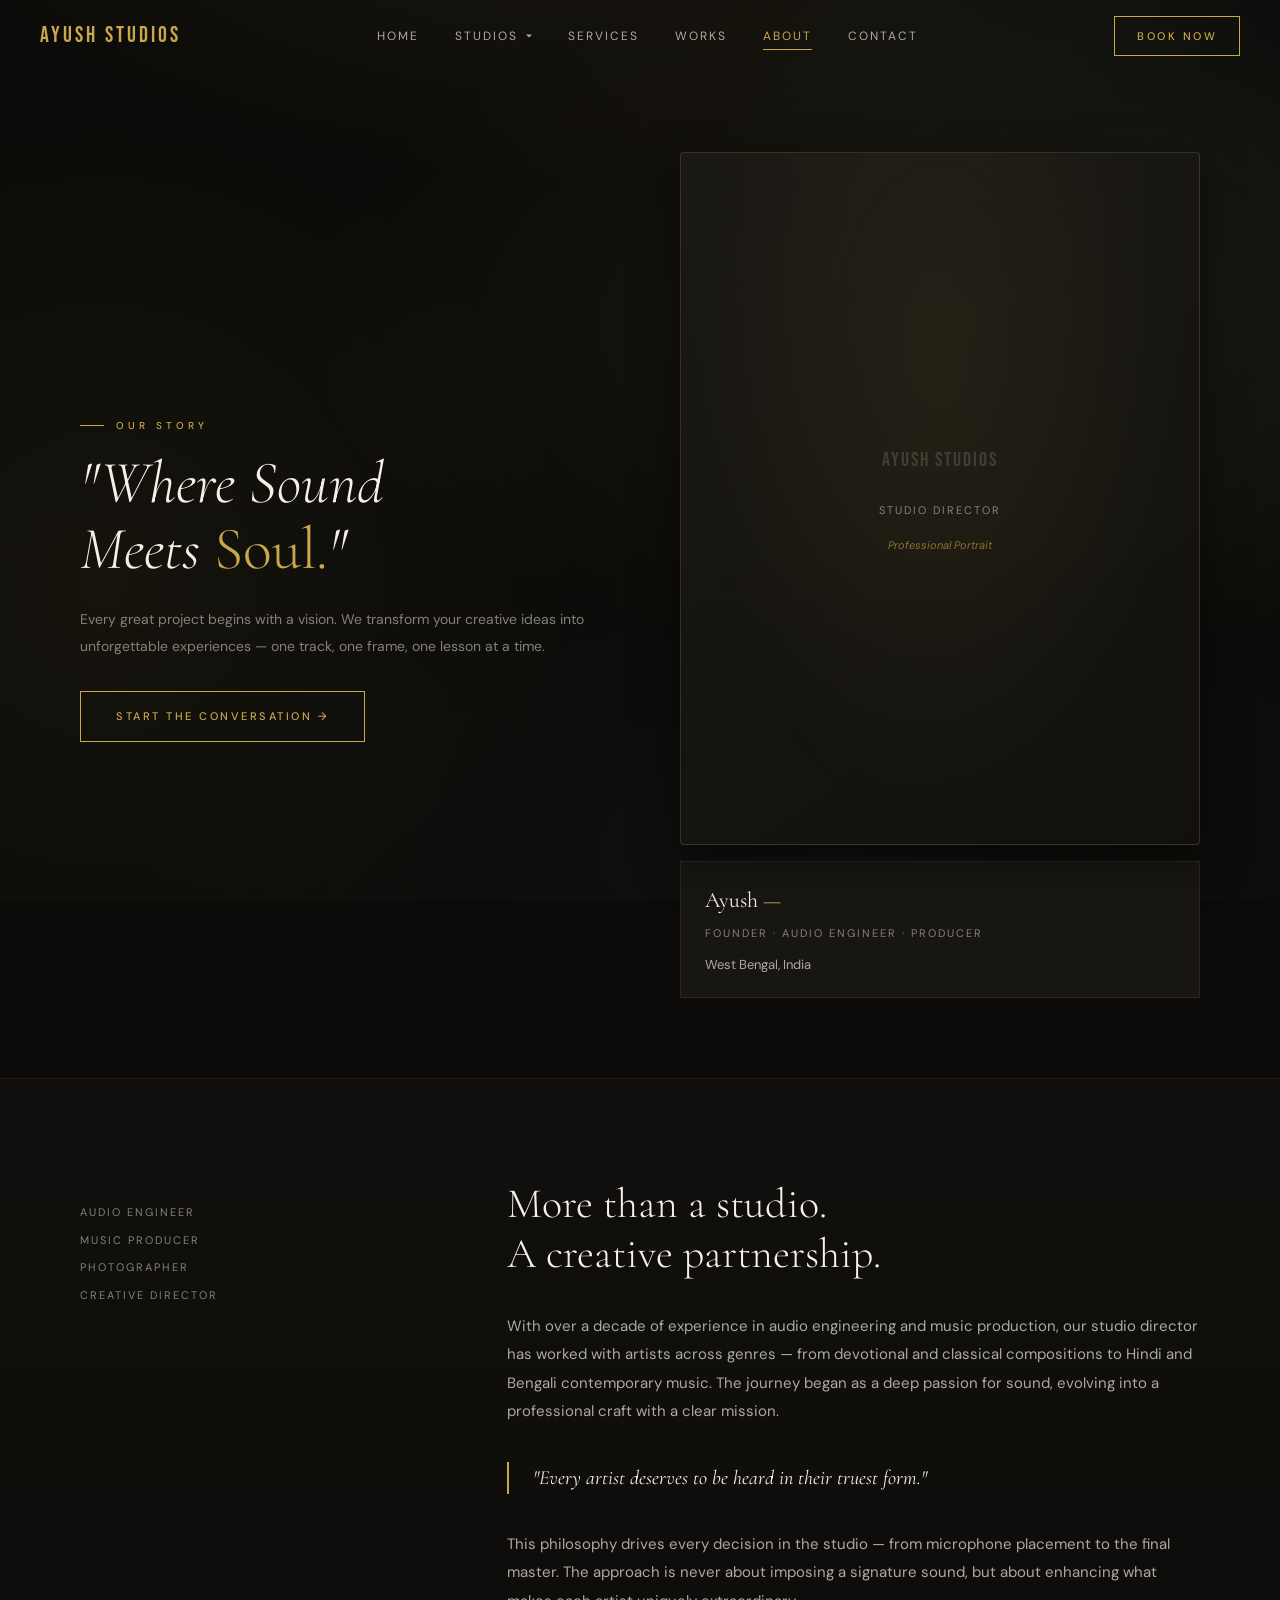
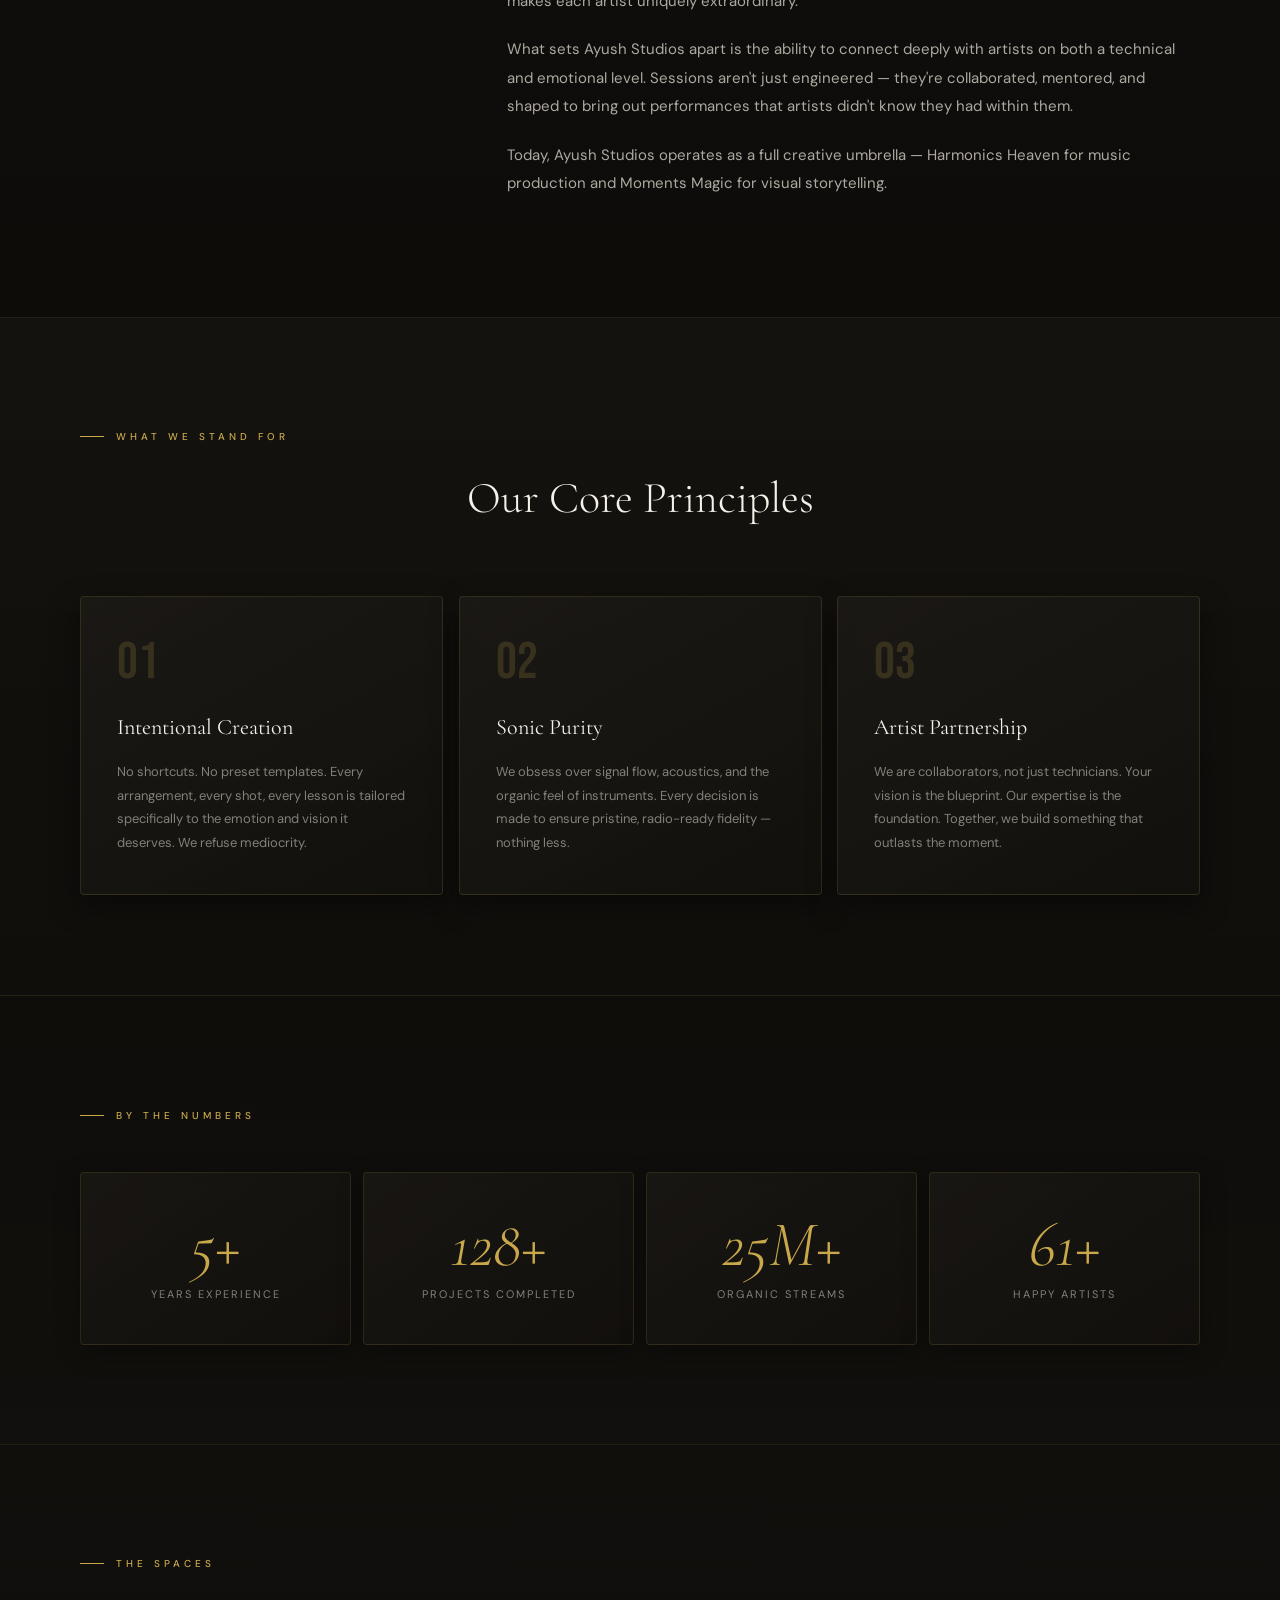
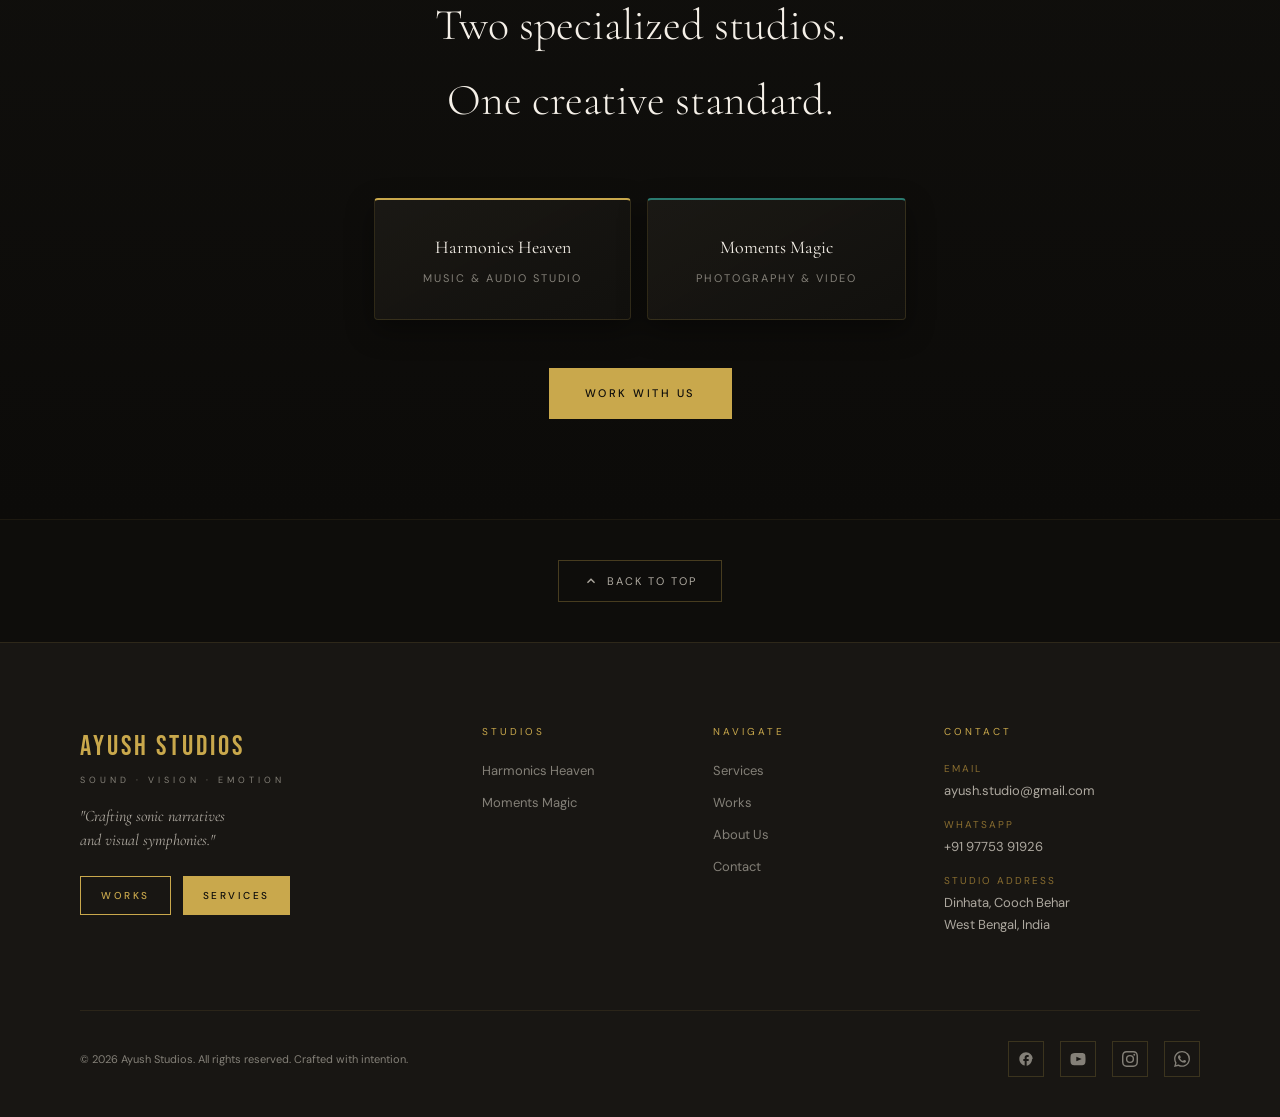
<file: about.html>
<!DOCTYPE html>
<html lang="en">
<head>
  <meta charset="UTF-8">
  <meta name="viewport" content="width=device-width, initial-scale=1.0">
  <title>About Us — Ayush Studios | The Story Behind the Sound</title>
  <meta name="description" content="Meet the visionary behind Ayush Studios. Over a decade of audio engineering, music production, photography, and music education in Cooch Behar, West Bengal.">
  <link rel="stylesheet" href="css/style.css">
  <style>
    .about-hero {
      padding: calc(var(--nav-h) + 80px) 0 80px;
      border-bottom: 0.5px solid rgba(201,168,76,0.1);
      background: radial-gradient(ellipse 80% 50% at 75% 30%, rgba(201, 168, 76, 0.07) 0%, transparent 65%);
    }
    .about-hero-inner {
      display: grid; grid-template-columns: 1fr 1fr; gap: 80px; align-items: center;
    }
    @media (max-width: 768px) { .about-hero-inner { grid-template-columns: 1fr; gap: 40px; } }
    .about-hero-quote {
      font-family: var(--font-display); font-size: clamp(36px, 5vw, 60px);
      font-weight: 300; line-height: 1.1; color: var(--cream); font-style: italic;
    }
    .about-hero-quote em { color: var(--gold); font-style: normal; }
    .about-hero-right { }
    .about-photo-placeholder {
      width: 100%; aspect-ratio: 3/4;
      background: linear-gradient(145deg, rgba(28, 26, 22, 0.9) 0%, rgba(18, 17, 14, 0.96) 100%);
      border: 0.5px solid rgba(201,168,76,0.2);
      border-radius: 4px;
      box-shadow: 0 16px 45px rgba(0, 0, 0, 0.5);
      display: flex; flex-direction: column; align-items: center; justify-content: center;
      gap: 12px; position: relative; overflow: hidden;
    }
    .about-photo-placeholder::before {
      content: ''; position: absolute; inset: 0;
      background: radial-gradient(ellipse at 50% 30%, rgba(201,168,76,0.08) 0%, transparent 70%);
    }
    .about-photo-icon { font-size: 48px; opacity: 0.3; }
    .about-photo-text { font-size: 11px; letter-spacing: 2px; text-transform: uppercase; color: var(--muted); }
    .about-photo-note { font-size: 11px; color: var(--gold-dim); font-style: italic; text-align: center; margin-top: 4px; }

    .about-story {
      padding: var(--section-pad) 0;
      border-bottom: 0.5px solid rgba(201,168,76,0.1);
      background: linear-gradient(180deg, rgba(18, 17, 14, 0.7) 0%, rgba(13, 12, 10, 0.85) 100%);
    }
    .about-story-grid { display: grid; grid-template-columns: 1fr 2fr; gap: 80px; }
    @media (max-width: 768px) { .about-story-grid { grid-template-columns: 1fr; gap: 40px; } }
    .about-story-label-col { }
    .about-story-content h2 { font-family: var(--font-display); font-size: clamp(28px,4vw,42px); font-weight: 300; color: var(--cream); margin-bottom: 32px; line-height: 1.2; }
    .about-story-content p { font-size: 15px; color: var(--muted-light); line-height: 1.9; margin-bottom: 20px; }
    .about-story-content blockquote {
      border-left: 2px solid var(--gold); padding-left: 24px; margin: 36px 0;
      font-family: var(--font-display); font-size: 20px; font-style: italic;
      color: var(--cream); line-height: 1.6;
    }

    .principles-section {
      padding: var(--section-pad) 0;
      border-bottom: 0.5px solid rgba(201,168,76,0.1);
      background: linear-gradient(180deg, rgba(22, 20, 16, 0.8) 0%, rgba(15, 14, 11, 0.95) 100%);
    }
    .principles-title { font-family: var(--font-display); font-size: clamp(28px,4vw,44px); font-weight: 300; color: var(--cream); text-align: center; margin-bottom: 60px; }
    .principles-grid { display: grid; grid-template-columns: repeat(3, 1fr); gap: 16px; }
    @media (max-width: 768px) { .principles-grid { grid-template-columns: 1fr; } }
    .principle-card {
      padding: 40px 36px;
      background: linear-gradient(150deg, rgba(28, 26, 22, 0.88) 0%, rgba(18, 17, 14, 0.96) 100%);
      border: 0.5px solid rgba(201,168,76,0.16);
      border-radius: 4px;
      box-shadow: 0 10px 30px rgba(0, 0, 0, 0.4);
      transition: border-color var(--transition), transform var(--transition);
    }
    .principle-card:hover {
      border-color: rgba(201, 168, 76, 0.45);
      transform: translateY(-3px);
    }
    .principle-num { font-family: var(--font-caps); font-size: 52px; color: rgba(201,168,76,0.18); line-height: 1; margin-bottom: 20px; }
    .principle-title { font-family: var(--font-display); font-size: 22px; font-weight: 400; color: var(--cream); margin-bottom: 14px; }
    .principle-desc { font-size: 13px; color: var(--muted); line-height: 1.8; }

    .stats-about {
      padding: var(--section-pad) 0;
      border-bottom: 0.5px solid rgba(201,168,76,0.1);
      background: linear-gradient(180deg, rgba(14, 13, 10, 0.85) 0%, rgba(20, 18, 15, 0.7) 100%);
    }

    .brands-about {
      padding: var(--section-pad) 0;
      background: linear-gradient(180deg, rgba(18, 17, 14, 0.75) 0%, rgba(12, 11, 9, 0.95) 100%);
    }
    .brands-about h2 { font-family: var(--font-display); font-size: clamp(28px,4vw,44px); font-weight: 300; color: var(--cream); text-align: center; margin-bottom: 60px; }
    .brand-pills { display: flex; justify-content: center; gap: 16px; flex-wrap: wrap; }
    .brand-pill {
      padding: 32px 48px;
      background: linear-gradient(150deg, rgba(28, 26, 22, 0.9) 0%, rgba(18, 17, 14, 0.96) 100%);
      border: 0.5px solid rgba(201,168,76,0.16);
      border-radius: 4px;
      box-shadow: 0 10px 28px rgba(0, 0, 0, 0.4);
      text-align: center;
      min-width: 240px;
      transition: border-color var(--transition), transform var(--transition);
    }
    .brand-pill:hover {
      border-color: rgba(201, 168, 76, 0.45);
      transform: translateY(-3px);
    }
    .brand-pill-icon { font-size: 28px; margin-bottom: 12px; }
    .brand-pill-name { font-family: var(--font-display); font-size: 18px; color: var(--cream); margin-bottom: 6px; }
    .brand-pill-role { font-size: 11px; letter-spacing: 2px; text-transform: uppercase; color: var(--muted); }
  </style>
</head>
<body>
<div id="nav-placeholder"></div>

<!-- HERO -->
<section class="about-hero">
  <div class="container">
    <div class="about-hero-inner">
      <div class="reveal">
        <div class="section-label">Our Story</div>
        <h1 class="about-hero-quote">"Where Sound<br>Meets <em>Soul.</em>"</h1>
        <p style="font-size:14px;color:var(--muted);line-height:1.9;margin-top:24px;">Every great project begins with a vision. We transform your creative ideas into unforgettable experiences — one track, one frame, one lesson at a time.</p>
        <a href="contact.html" class="btn btn-outline" style="margin-top:32px;">Start the Conversation →</a>
      </div>
      <div class="reveal reveal-delay-1">
        <div class="about-photo-placeholder">
          <div class="about-photo-icon" style="opacity:0.15; font-size:20px; font-family:var(--font-caps); letter-spacing:2px;">AYUSH STUDIOS</div>
          <div class="about-photo-text" style="margin-top:12px;">Studio Director</div>
          <div class="about-photo-note">Professional Portrait</div>
        </div>
        <div style="margin-top:16px;padding:20px 24px;background:var(--ink-2);border:0.5px solid rgba(201,168,76,0.12);">
          <div style="font-family:var(--font-display);font-size:22px;color:var(--cream);">Ayush <span style="color:var(--gold)">—</span></div>
          <div style="font-size:11px;letter-spacing:2px;text-transform:uppercase;color:var(--muted);margin-top:4px;">Founder · Audio Engineer · Producer</div>
          <div style="font-size:13px;color:var(--muted-light);margin-top:12px;line-height:1.7;">West Bengal, India</div>
        </div>
      </div>
    </div>
  </div>
</section>

<!-- STORY -->
<section class="about-story">
  <div class="container">
    <div class="about-story-grid">
      <div class="reveal">
        <div style="font-size:11px;letter-spacing:2px;text-transform:uppercase;color:var(--muted);margin-top:20px;line-height:2.5;">
          <div>Audio Engineer</div>
          <div>Music Producer</div>
          <div>Photographer</div>
          <div>Creative Director</div>
        </div>
      </div>
      <div class="reveal reveal-delay-1">
        <div class="about-story-content">
          <h2>More than a studio.<br>A creative partnership.</h2>
          <p>With over a decade of experience in audio engineering and music production, our studio director has worked with artists across genres — from devotional and classical compositions to Hindi and Bengali contemporary music. The journey began as a deep passion for sound, evolving into a professional craft with a clear mission.</p>
          <blockquote>"Every artist deserves to be heard in their truest form."</blockquote>
          <p>This philosophy drives every decision in the studio — from microphone placement to the final master. The approach is never about imposing a signature sound, but about enhancing what makes each artist uniquely extraordinary.</p>
          <p>What sets Ayush Studios apart is the ability to connect deeply with artists on both a technical and emotional level. Sessions aren't just engineered — they're collaborated, mentored, and shaped to bring out performances that artists didn't know they had within them.</p>
          <p>Today, Ayush Studios operates as a full creative umbrella — Harmonics Heaven for music production and Moments Magic for visual storytelling.</p>
        </div>
      </div>
    </div>
  </div>
</section>

<!-- PRINCIPLES -->
<section class="principles-section">
  <div class="container">
    <div class="reveal">
      <div class="section-label" style="justify-content:center;">What We Stand For</div>
      <h2 class="principles-title">Our Core Principles</h2>
    </div>
    <div class="principles-grid">
      <div class="principle-card reveal">
        <div class="principle-num">01</div>
        <div class="principle-title">Intentional Creation</div>
        <p class="principle-desc">No shortcuts. No preset templates. Every arrangement, every shot, every lesson is tailored specifically to the emotion and vision it deserves. We refuse mediocrity.</p>
      </div>
      <div class="principle-card reveal reveal-delay-1">
        <div class="principle-num">02</div>
        <div class="principle-title">Sonic Purity</div>
        <p class="principle-desc">We obsess over signal flow, acoustics, and the organic feel of instruments. Every decision is made to ensure pristine, radio-ready fidelity — nothing less.</p>
      </div>
      <div class="principle-card reveal reveal-delay-2">
        <div class="principle-num">03</div>
        <div class="principle-title">Artist Partnership</div>
        <p class="principle-desc">We are collaborators, not just technicians. Your vision is the blueprint. Our expertise is the foundation. Together, we build something that outlasts the moment.</p>
      </div>
    </div>
  </div>
</section>

<!-- STATS -->
<section class="stats-about">
  <div class="container">
    <div class="section-label reveal" style="justify-content:center;">By the Numbers</div>
    <div class="stats-grid reveal" style="margin-top:32px;">
      <div class="stat-item">
        <div class="stat-number" data-count="10" data-suffix="+">0+</div>
        <div class="stat-label">Years Experience</div>
      </div>
      <div class="stat-item">
        <div class="stat-number" data-count="250" data-suffix="+">0+</div>
        <div class="stat-label">Projects Completed</div>
      </div>
      <div class="stat-item">
        <div class="stat-number" data-count="50" data-suffix="M+">0M+</div>
        <div class="stat-label">Organic Streams</div>
      </div>
      <div class="stat-item">
        <div class="stat-number" data-count="120" data-suffix="+">0+</div>
        <div class="stat-label">Happy Artists</div>
      </div>
    </div>
  </div>
</section>

<!-- TWO STUDIOS -->
<section class="brands-about">
  <div class="container">
    <div class="reveal">
      <div class="section-label" style="justify-content:center;">The Spaces</div>
      <h2>Two specialized studios.<br>One creative standard.</h2>
    </div>
    <div class="brand-pills reveal">
      <a href="pages/harmonics.html" class="brand-pill" style="border-top:2px solid var(--gold);">
        <div class="brand-pill-name">Harmonics Heaven</div>
        <div class="brand-pill-role">Music & Audio Studio</div>
      </a>
      <a href="pages/moments.html" class="brand-pill" style="border-top:2px solid var(--teal-accent);">
        <div class="brand-pill-name">Moments Magic</div>
        <div class="brand-pill-role">Photography & Video</div>
      </a>
    </div>
    <div style="text-align:center;margin-top:48px;" class="reveal">
      <a href="contact.html" class="btn btn-gold">Work With Us</a>
    </div>
  </div>
</section>

<div id="footer-placeholder"></div>
<script src="js/components.js"></script>
<script src="js/main.js"></script>
</body>
</html>
</file>
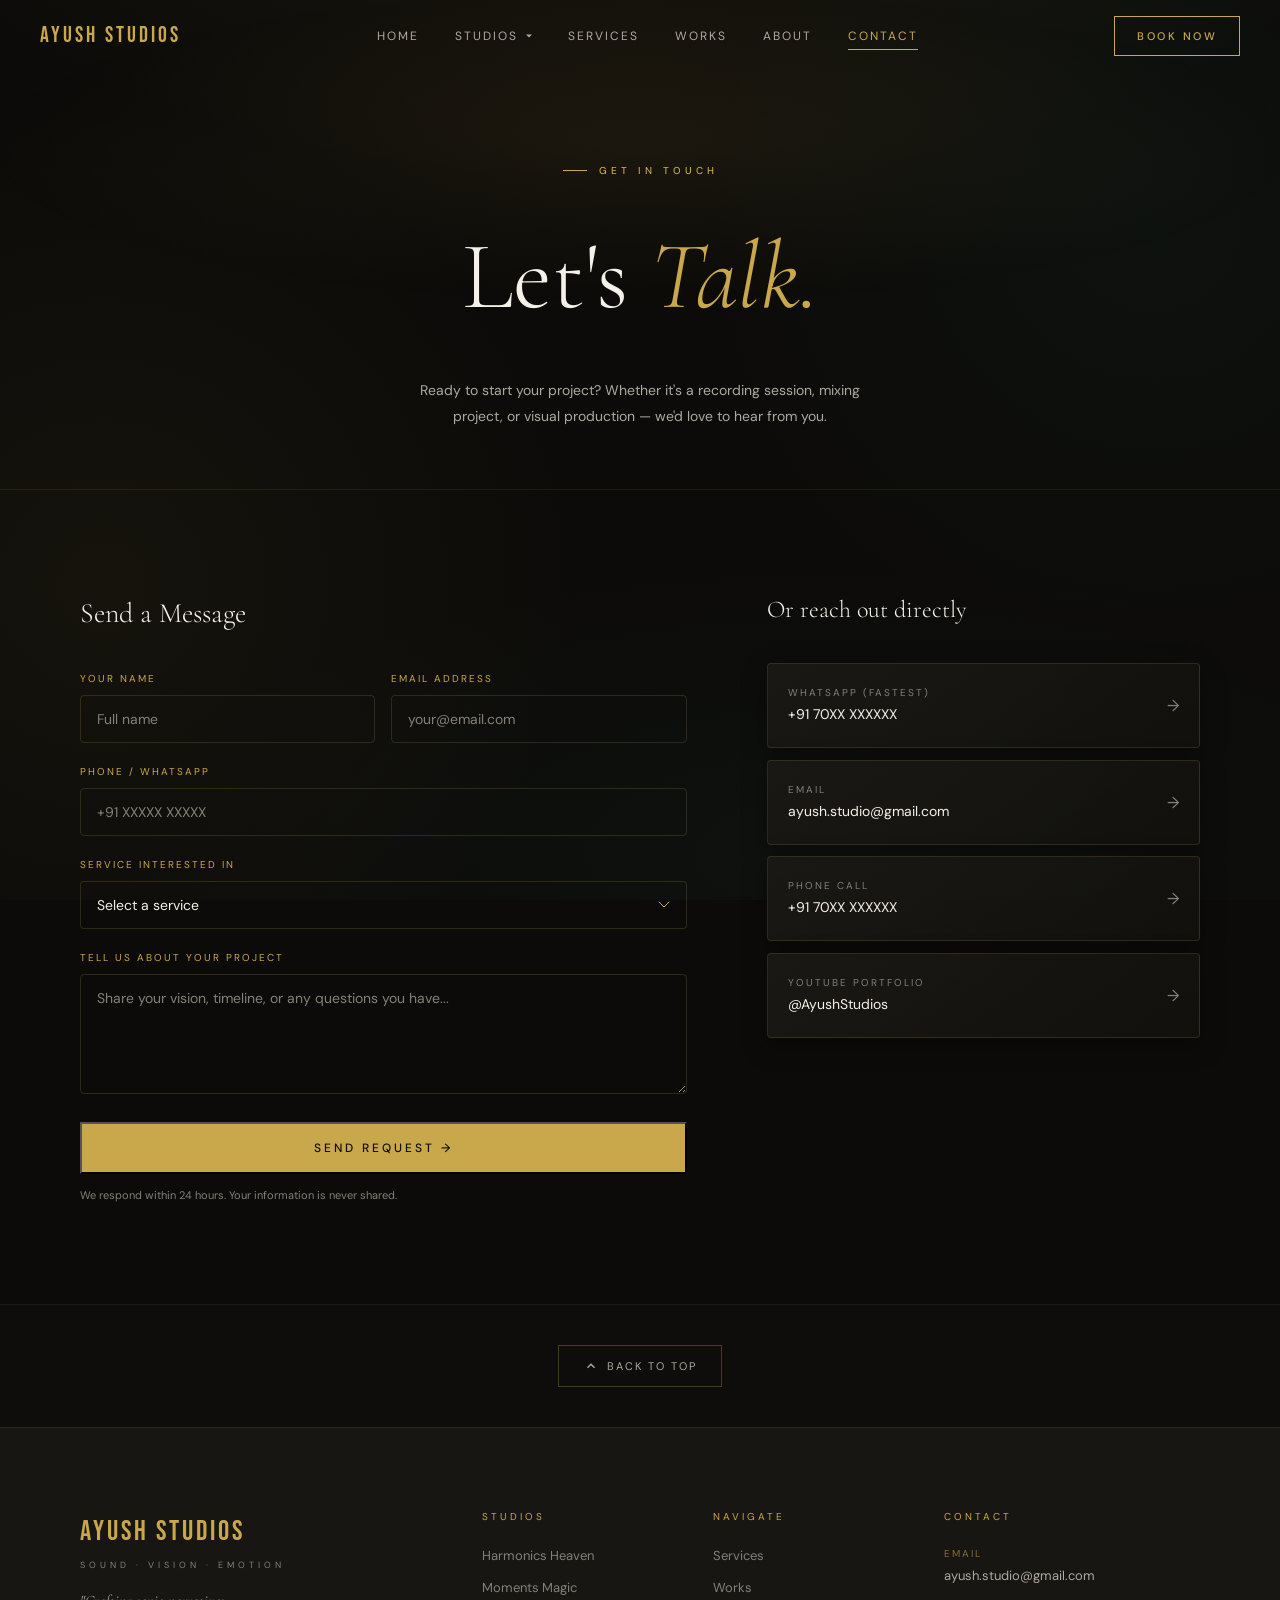
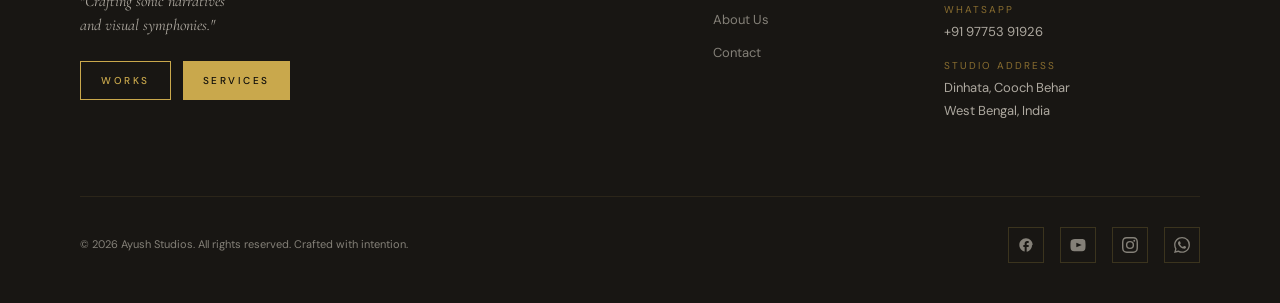
<file: contact.html>
<!DOCTYPE html>
<html lang="en">
<head>
  <meta charset="UTF-8">
  <meta name="viewport" content="width=device-width, initial-scale=1.0">
  <title>Contact — Ayush Studios | Book a Session</title>
  <meta name="description" content="Get in touch with Ayush Studios in Dinhata, Cooch Behar. Book a music recording session, photography shoot, or enroll in piano lessons. WhatsApp, email, and online inquiry available.">
  <link rel="stylesheet" href="css/style.css">
  <style>
    .contact-hero {
      padding: calc(var(--nav-h) + 80px) 0 60px;
      text-align: center;
      border-bottom: 0.5px solid rgba(201,168,76,0.1);
      background: radial-gradient(ellipse 80% 50% at 50% 30%, rgba(201, 168, 76, 0.07) 0%, transparent 65%);
    }
    .contact-hero h1 { font-family: var(--font-display); font-size: clamp(48px,8vw,96px); font-weight: 300; color: var(--cream); }
    .contact-hero h1 em { font-style: italic; color: var(--gold); }
    .contact-hero p { font-size: 14px; color: var(--muted-light); max-width: 480px; margin: 20px auto 0; line-height: 1.8; }

    .contact-main { padding: var(--section-pad) 0; }
    .contact-grid { display: grid; grid-template-columns: 1.4fr 1fr; gap: 80px; }
    @media (max-width: 900px) { .contact-grid { grid-template-columns: 1fr; gap: 60px; } }

    /* Form */
    .contact-form-title { font-family: var(--font-display); font-size: 28px; font-weight: 300; color: var(--cream); margin-bottom: 32px; }
    .form-group { margin-bottom: 20px; }
    .form-label { font-size: 10px; letter-spacing: 2px; text-transform: uppercase; color: var(--gold); display: block; margin-bottom: 8px; }
    .form-input, .form-textarea {
      width: 100%;
      background: linear-gradient(145deg, rgba(26, 24, 20, 0.9) 0%, rgba(18, 16, 13, 0.95) 100%);
      border: 0.5px solid rgba(201,168,76,0.18);
      border-radius: 4px;
      color: var(--cream);
      font-family: var(--font-body);
      font-size: 14px;
      padding: 14px 16px;
      outline: none;
      transition: border-color var(--transition), box-shadow var(--transition);
      background-image: none !important;
    }
    .form-select {
      width: 100%;
      background: linear-gradient(145deg, rgba(26, 24, 20, 0.9) 0%, rgba(18, 16, 13, 0.95) 100%);
      border: 0.5px solid rgba(201,168,76,0.18);
      border-radius: 4px;
      color: var(--cream);
      font-family: var(--font-body);
      font-size: 14px;
      padding: 14px 16px;
      outline: none;
      transition: border-color var(--transition), box-shadow var(--transition);
      cursor: pointer;
      background-image: url("data:image/svg+xml,%3Csvg xmlns='http://www.w3.org/2000/svg' width='12' height='8' viewBox='0 0 12 8'%3E%3Cpath d='M1 1l5 5 5-5' stroke='%23C9A84C' stroke-width='1' fill='none' stroke-linecap='round'/%3E%3C/svg%3E") !important;
      background-repeat: no-repeat !important;
      background-position: right 16px center !important;
      padding-right: 40px !important;
      -webkit-appearance: none !important;
      -moz-appearance: none !important;
      appearance: none !important;
    }
    .form-input:focus, .form-select:focus, .form-textarea:focus {
      border-color: var(--gold);
      box-shadow: 0 0 16px rgba(201, 168, 76, 0.2);
    }
    .form-input::placeholder, .form-textarea::placeholder {
      color: var(--muted);
    }
    .form-select option, .form-select optgroup {
      background: var(--ink-2);
      background-image: none !important;
      color: var(--cream);
    }
    .form-textarea {
      resize: vertical;
      min-height: 120px;
    }
    .form-row { display: grid; grid-template-columns: 1fr 1fr; gap: 16px; }
    @media (max-width: 560px) { .form-row { grid-template-columns: 1fr; } }
    .form-submit { margin-top: 8px; }
    .form-note { font-size: 11px; color: var(--muted); margin-top: 12px; }
    .form-success { display: none; padding: 20px; background: rgba(42,122,111,0.1); border: 0.5px solid var(--teal-accent); color: var(--cream); font-size: 14px; text-align: center; margin-top: 16px; border-radius: 4px; }

    /* Direct Contact */
    .contact-direct-title { font-family: var(--font-display); font-size: 24px; font-weight: 300; color: var(--cream); margin-bottom: 32px; }
    .direct-methods { display: flex; flex-direction: column; gap: 12px; margin-bottom: 40px; }
    .direct-method {
      display: flex; align-items: center; gap: 16px; padding: 20px;
      background: linear-gradient(145deg, rgba(28, 26, 22, 0.88) 0%, rgba(18, 17, 14, 0.96) 100%);
      border: 0.5px solid rgba(201,168,76,0.16);
      border-radius: 4px;
      box-shadow: 0 8px 24px rgba(0, 0, 0, 0.35);
      text-decoration: none;
      transition: background var(--transition), border-color var(--transition), transform var(--transition), box-shadow var(--transition);
      cursor: pointer;
    }
    .direct-method:hover {
      background: linear-gradient(145deg, rgba(34, 32, 27, 0.95) 0%, rgba(22, 21, 17, 0.98) 100%);
      border-color: rgba(201,168,76,0.45);
      transform: translateX(4px);
      box-shadow: 0 12px 32px rgba(0, 0, 0, 0.5);
    }
    .method-icon { font-size: 20px; width: 40px; text-align: center; flex-shrink: 0; }
    .method-label { font-size: 10px; letter-spacing: 2px; text-transform: uppercase; color: var(--muted); margin-bottom: 2px; }
    .method-value { font-size: 14px; color: var(--cream); }
    .method-arrow { margin-left: auto; color: var(--muted); font-size: 16px; transition: transform var(--transition), color var(--transition); }
    .direct-method:hover .method-arrow { transform: translateX(4px); color: var(--gold); }

    .studio-info-title { font-family: var(--font-display); font-size: 20px; font-weight: 300; color: var(--cream); margin-bottom: 20px; }
    .studio-hours {
      background: linear-gradient(145deg, rgba(28, 26, 22, 0.88) 0%, rgba(18, 17, 14, 0.96) 100%);
      border: 0.5px solid rgba(201,168,76,0.16);
      border-radius: 4px;
      box-shadow: 0 8px 24px rgba(0, 0, 0, 0.35);
      padding: 24px;
      margin-bottom: 20px;
    }
    .hours-title { font-size: 10px; letter-spacing: 2px; text-transform: uppercase; color: var(--gold); margin-bottom: 16px; }
    .hours-row { display: flex; justify-content: space-between; font-size: 13px; padding: 7px 0; border-bottom: 0.5px solid rgba(201,168,76,0.06); color: var(--muted-light); }
    .hours-row:last-child { border-bottom: none; }
    .hours-day { color: var(--muted); }
    .map-placeholder {
      background: linear-gradient(145deg, rgba(28, 26, 22, 0.88) 0%, rgba(18, 17, 14, 0.96) 100%);
      border: 0.5px solid rgba(201,168,76,0.16);
      border-radius: 4px;
      box-shadow: 0 8px 24px rgba(0, 0, 0, 0.35);
      padding: 32px;
      text-align: center;
    }
    .map-icon { font-size: 28px; margin-bottom: 12px; }
    .map-addr { font-size: 14px; color: var(--muted-light); line-height: 1.7; }
    .map-link { display: inline-block; margin-top: 16px; font-size: 11px; letter-spacing: 2px; text-transform: uppercase; color: var(--gold); border-bottom: 0.5px solid var(--gold); padding-bottom: 2px; }
  </style>
</head>
<body>
<div id="nav-placeholder"></div>

<section class="contact-hero">
  <div class="container">
    <div class="section-label" style="justify-content:center;">Get in Touch</div>
    <h1>Let's <em>Talk.</em></h1>
    <p>Ready to start your project? Whether it's a recording session, mixing project, or visual production — we'd love to hear from you.</p>
  </div>
</section>

<section class="contact-main">
  <div class="container">
    <div class="contact-grid">
      <!-- FORM -->
      <div class="reveal">
        <div class="contact-form-title">Send a Message</div>
        <form id="contact-form" action="https://formspree.io/f/YOUR_FORM_ID" method="POST">
          <div class="form-row">
            <div class="form-group">
              <label class="form-label" for="name">Your Name</label>
              <input class="form-input" type="text" id="name" name="name" placeholder="Full name" required>
            </div>
            <div class="form-group">
              <label class="form-label" for="email">Email Address</label>
              <input class="form-input" type="email" id="email" name="email" placeholder="your@email.com" required>
            </div>
          </div>
          <div class="form-group">
            <label class="form-label" for="phone">Phone / WhatsApp</label>
            <input class="form-input" type="tel" id="phone" name="phone" placeholder="+91 XXXXX XXXXX">
          </div>
          <div class="form-group">
            <label class="form-label" for="service">Service Interested In</label>
            <select class="form-select" id="service" name="service" required>
              <option value="" disabled selected>Select a service</option>
              <optgroup label="Harmonics Heaven Studio">
                <option value="recording">Music Recording</option>
                <option value="mixing">Mixing & Mastering</option>
                <option value="production">Full Music Production</option>
              </optgroup>
              <optgroup label="Moments Magic Studio">
                <option value="music-video">Music Video Production</option>
                <option value="wedding">Wedding Photography & Video</option>
                <option value="event">Event Coverage</option>
                <option value="portrait">Portrait / Brand Shoot</option>
              </optgroup>
              <option value="other">Other / General Inquiry</option>
            </select>
          </div>
          <div class="form-group">
            <label class="form-label" for="message">Tell Us About Your Project</label>
            <textarea class="form-textarea" id="message" name="message" placeholder="Share your vision, timeline, or any questions you have..." required></textarea>
          </div>
          <div class="form-submit">
            <button type="submit" class="btn btn-gold" style="width:100%; justify-content:center; font-size:12px; letter-spacing:3px;">Send Request →</button>
            <p class="form-note">We respond within 24 hours. Your information is never shared.</p>
          </div>
          <div class="form-success" id="form-success">
            ✓ Message sent! We'll be in touch within 24 hours.
          </div>
        </form>
      </div>

      <!-- DIRECT CONTACT -->
      <div class="reveal reveal-delay-1">
        <div class="contact-direct-title">Or reach out directly</div>
        <div class="direct-methods">
          <a href="https://wa.me/917001XXXXXX?text=Hi%20Ayush%20Studios%2C%20I%27d%20like%20to%20enquire%20about..." target="_blank" class="direct-method">
            <div>
              <div class="method-label">WhatsApp (Fastest)</div>
              <div class="method-value">+91 70XX XXXXXX</div>
            </div>
            <span class="method-arrow">→</span>
          </a>
          <a href="mailto:ayush.studio@gmail.com" class="direct-method">
            <div>
              <div class="method-label">Email</div>
              <div class="method-value">ayush.studio@gmail.com</div>
            </div>
            <span class="method-arrow">→</span>
          </a>
          <a href="tel:+917001XXXXXX" class="direct-method">
            <div>
              <div class="method-label">Phone Call</div>
              <div class="method-value">+91 70XX XXXXXX</div>
            </div>
            <span class="method-arrow">→</span>
          </a>
          <a href="https://www.youtube.com/@AyushStudios" target="_blank" class="direct-method">
            <div>
              <div class="method-label">YouTube Portfolio</div>
              <div class="method-value">@AyushStudios</div>
            </div>
            <span class="method-arrow">→</span>
          </a>
        </div>
      </div>
    </div>
  </div>
</section>

<div id="footer-placeholder"></div>
<script src="js/components.js"></script>
<script src="js/main.js"></script>
<script>
// Simple form feedback (replace Formspree ID for real backend)
document.getElementById('contact-form').addEventListener('submit', function(e) {
  // Comment out the next 2 lines when Formspree is configured
  e.preventDefault();
  document.getElementById('form-success').style.display = 'block';
  this.reset();
});
</script>
</body>
</html>
</file>
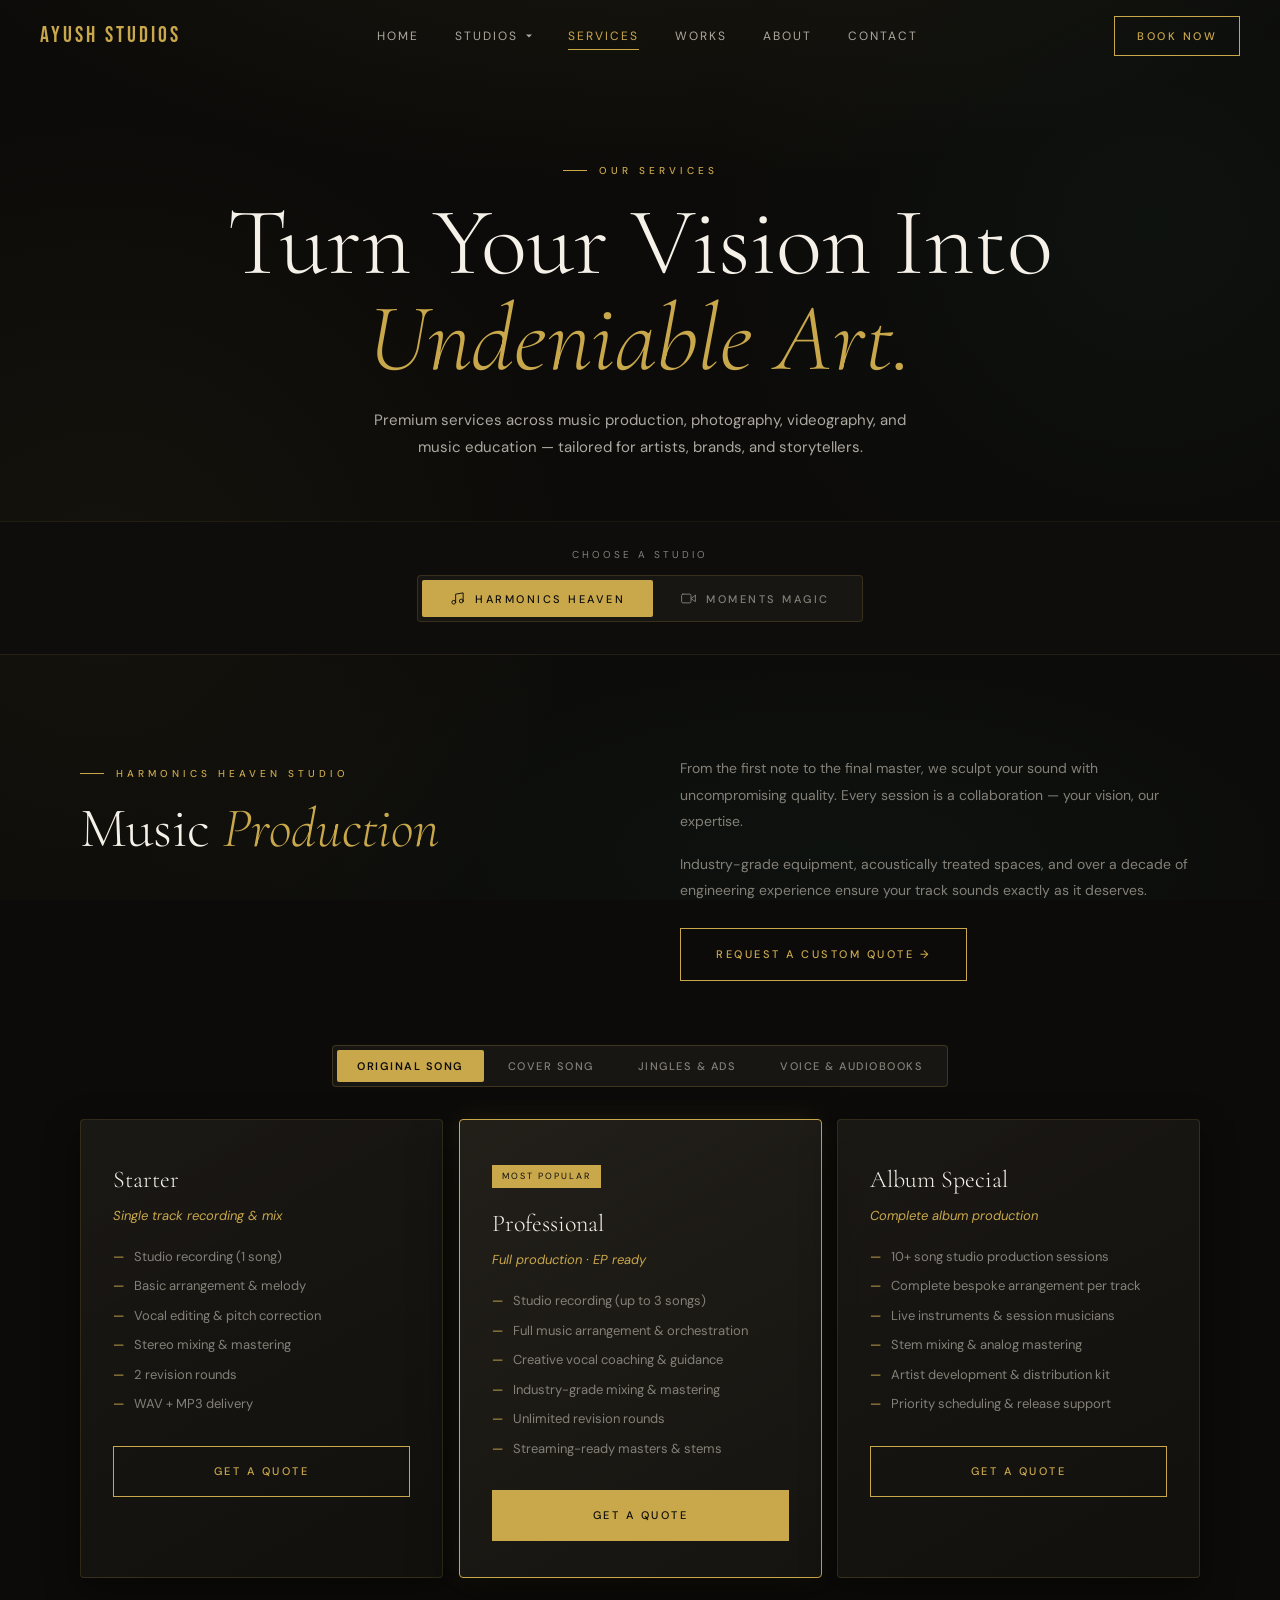
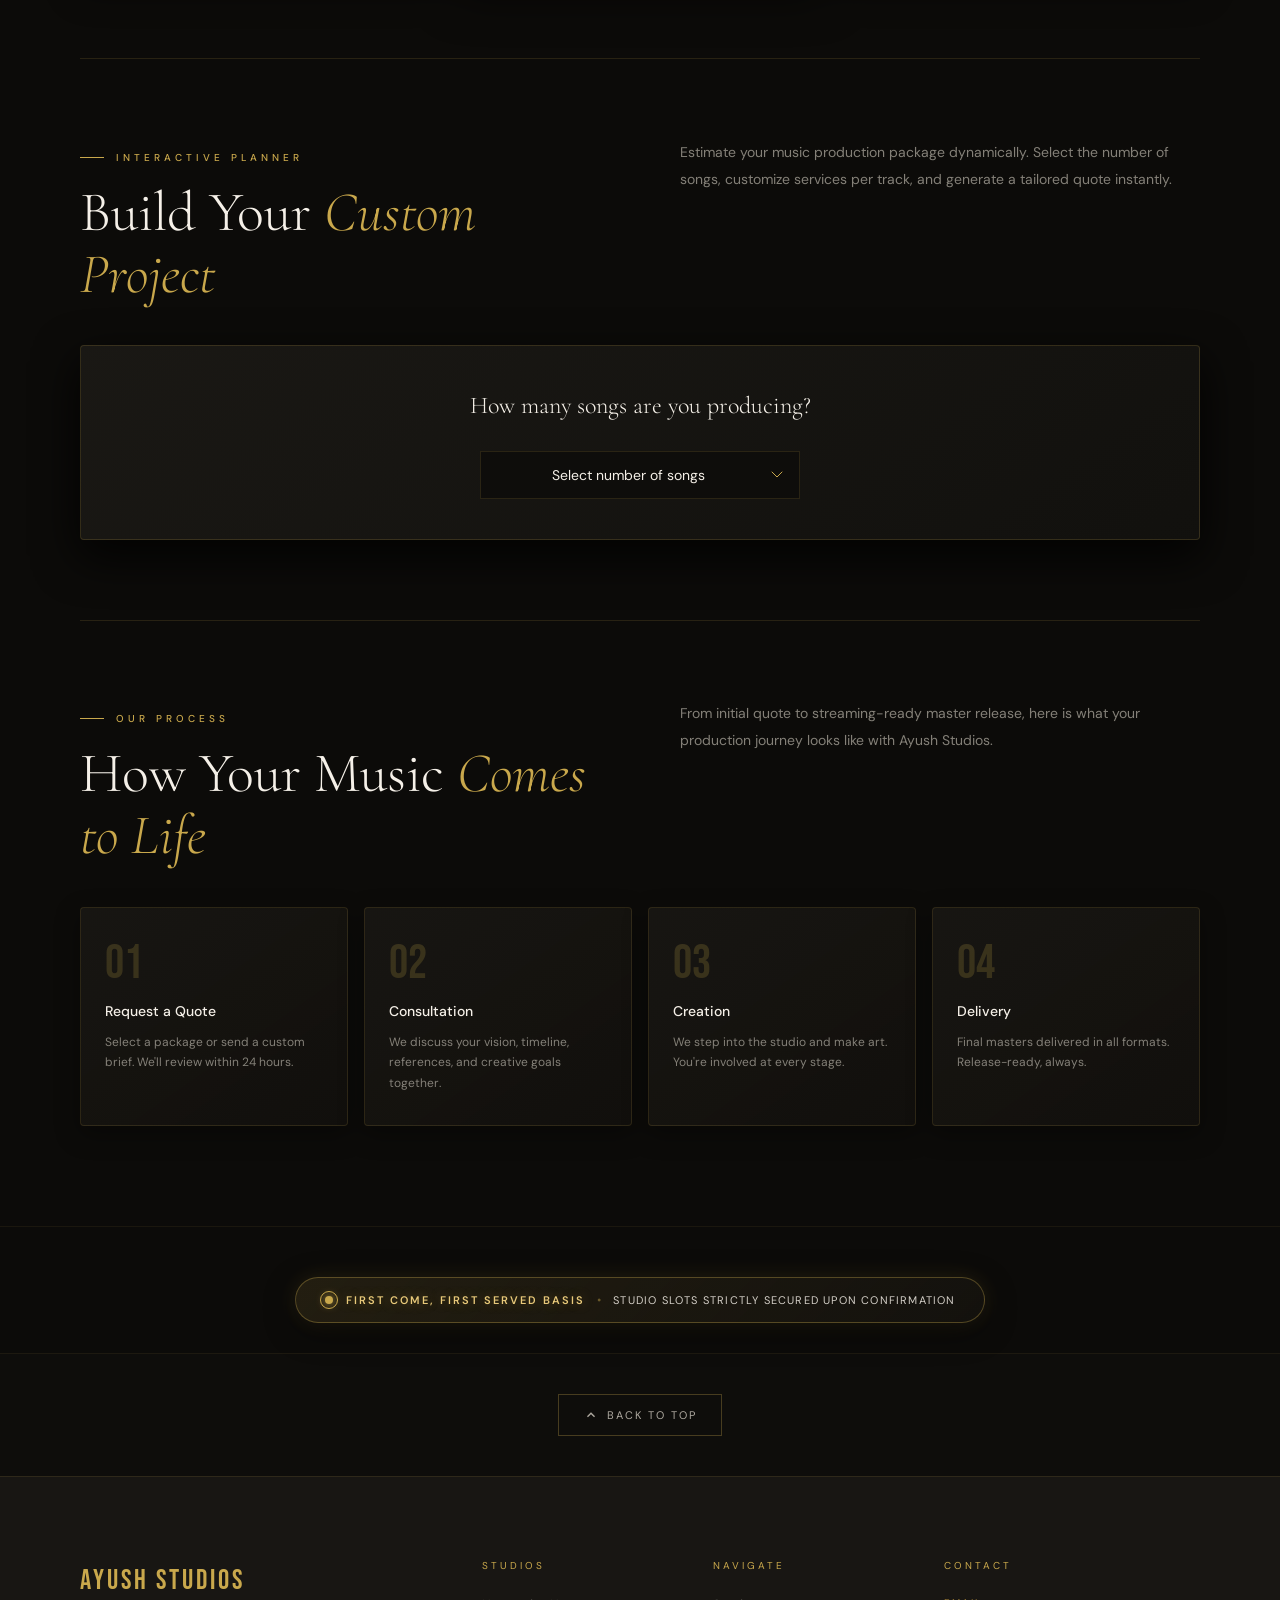
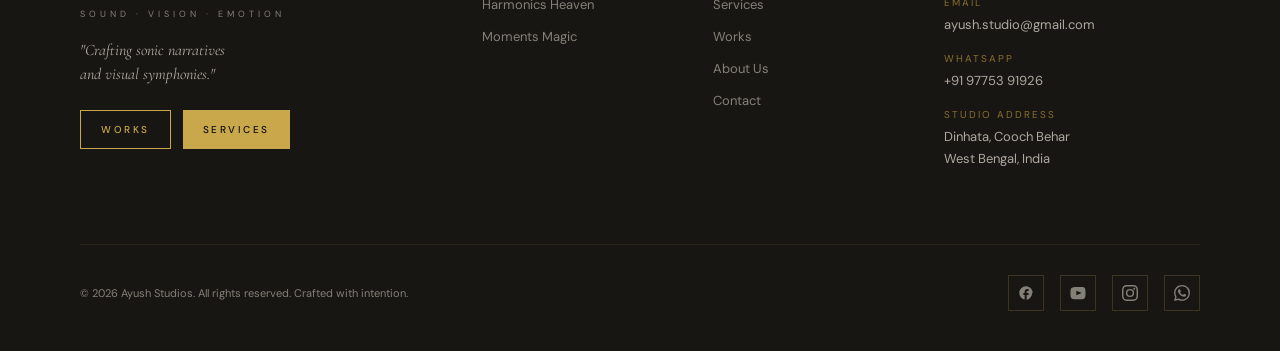
<file: services.html>
<!DOCTYPE html>
<html lang="en">

<head>
  <meta charset="UTF-8">
  <meta name="viewport" content="width=device-width, initial-scale=1.0">
  <title>Services — Ayush Studios | Premium Music & Video Production</title>
  <meta name="description"
    content="Explore services from Ayush Studios: professional music recording & production, mixing, mastering, photography, and cinematic videography packages.">
  <link rel="stylesheet" href="css/style.css">
  <style>
    .services-hero {
      padding: calc(var(--nav-h) + 80px) 0 60px;
      text-align: center;
      border-bottom: 0.5px solid rgba(201, 168, 76, 0.08);
    }

    .services-hero h1 {
      font-family: var(--font-display);
      font-size: clamp(48px, 8vw, 96px);
      font-weight: 300;
      line-height: 1;
      color: var(--cream);
    }

    .services-hero h1 em {
      font-style: italic;
      color: var(--gold);
    }

    .services-hero p {
      font-size: 15px;
      color: var(--muted-light);
      max-width: 560px;
      margin: 20px auto 0;
      line-height: 1.8;
    }

    /* ── SERVICE SWITCHER ── */
    .service-switcher-wrap {
      position: relative;
      background: var(--ink);
      border-bottom: 0.5px solid rgba(201, 168, 76, 0.12);
      padding: 24px 0 32px;
    }

    .service-switcher {
      display: inline-flex;
      align-items: center;
      background: var(--ink-2);
      border: 0.5px solid rgba(201, 168, 76, 0.18);
      border-radius: 4px;
      padding: 4px;
      position: relative;
      gap: 0;
    }

    .switcher-center {
      display: flex;
      justify-content: center;
    }

    .switcher-btn {
      position: relative;
      z-index: 1;
      display: inline-flex;
      align-items: center;
      gap: 10px;
      padding: 11px 28px;
      font-size: 11px;
      letter-spacing: 2.5px;
      text-transform: uppercase;
      font-family: var(--font-body);
      font-weight: 500;
      color: var(--muted);
      cursor: pointer;
      border-radius: 2px;
      border: none;
      background: transparent;
      transition: color 0.3s ease;
      white-space: nowrap;
    }

    .switcher-btn svg {
      width: 15px;
      height: 15px;
      flex-shrink: 0;
    }

    .switcher-btn.active {
      color: var(--ink);
    }

    .switcher-btn.active.teal-active {
      color: white;
    }

    .switcher-pill {
      position: absolute;
      top: 4px;
      bottom: 4px;
      border-radius: 2px;
      background: var(--gold);
      transition: left 0.35s cubic-bezier(0.4, 0, 0.2, 1), width 0.35s cubic-bezier(0.4, 0, 0.2, 1), background 0.35s ease;
      z-index: 0;
    }

    /* ── NOTICEABLE STUDIO REVEALING ANIMATION ── */
    .service-panel {
      display: block;
    }

    .service-panel.hidden {
      display: none !important;
    }

    .service-panel.studio-revealing .service-block-header {
      animation: studioFadeUp 0.65s cubic-bezier(0.16, 1, 0.3, 1) both;
    }

    .service-panel.studio-revealing .package-card:nth-child(1) {
      animation: cardRevealUp 0.7s cubic-bezier(0.16, 1, 0.3, 1) 0.08s both;
    }

    .service-panel.studio-revealing .package-card:nth-child(2) {
      animation: cardRevealUp 0.7s cubic-bezier(0.16, 1, 0.3, 1) 0.18s both;
    }

    .service-panel.studio-revealing .package-card:nth-child(3) {
      animation: cardRevealUp 0.7s cubic-bezier(0.16, 1, 0.3, 1) 0.28s both;
    }

    .service-panel.studio-revealing .process-step:nth-child(1) {
      animation: studioFadeUp 0.65s cubic-bezier(0.16, 1, 0.3, 1) 0.25s both;
    }

    .service-panel.studio-revealing .process-step:nth-child(2) {
      animation: studioFadeUp 0.65s cubic-bezier(0.16, 1, 0.3, 1) 0.33s both;
    }

    .service-panel.studio-revealing .process-step:nth-child(3) {
      animation: studioFadeUp 0.65s cubic-bezier(0.16, 1, 0.3, 1) 0.41s both;
    }

    .service-panel.studio-revealing .process-step:nth-child(4) {
      animation: studioFadeUp 0.65s cubic-bezier(0.16, 1, 0.3, 1) 0.49s both;
    }

    .service-panel.studio-revealing #customquote {
      animation: studioFadeUp 0.7s cubic-bezier(0.16, 1, 0.3, 1) 0.35s both;
    }

    @keyframes studioFadeUp {
      0% {
        opacity: 0;
        transform: translateY(32px);
        filter: blur(5px);
      }
      100% {
        opacity: 1;
        transform: translateY(0);
        filter: blur(0);
      }
    }

    @keyframes cardRevealUp {
      0% {
        opacity: 0;
        transform: translateY(40px) scale(0.96);
        filter: blur(4px);
      }
      100% {
        opacity: 1;
        transform: translateY(0) scale(1);
        filter: blur(0);
      }
    }

    .switcher-label {
      font-size: 10px;
      letter-spacing: 3px;
      text-transform: uppercase;
      color: var(--muted);
      text-align: center;
      margin-bottom: 12px;
    }

    .service-block {
      padding: var(--section-pad) 0;
      border-bottom: 0.5px solid rgba(201, 168, 76, 0.08);
    }

    .service-block-header {
      display: grid;
      grid-template-columns: 1fr 1fr;
      gap: 80px;
      align-items: start;
      margin-bottom: 64px;
    }

    @media (max-width: 768px) {
      .service-block-header {
        grid-template-columns: 1fr;
        gap: 32px;
      }
    }

    .service-block-title {
      font-family: var(--font-display);
      font-size: clamp(36px, 5vw, 56px);
      font-weight: 300;
      color: var(--cream);
      line-height: 1.1;
    }

    .service-block-title em {
      font-style: italic;
      color: var(--gold);
    }

    .service-block-title.teal em {
      color: var(--teal-accent);
    }

    .service-block-title.purple em {
      color: #8B7AC8;
    }

    .service-block-desc {
      font-size: 14px;
      color: var(--muted);
      line-height: 1.9;
    }

    .service-block-desc p {
      margin-bottom: 16px;
    }

    /* ── PACKAGES FILTER BAR ── */
    .packages-filter-wrap {
      display: flex;
      justify-content: center;
      margin-bottom: 32px;
    }

    .packages-filter-bar {
      display: inline-flex;
      align-items: center;
      border: 0.5px solid rgba(201, 168, 76, 0.22);
      background: var(--ink-2);
      border-radius: 4px;
      padding: 4px;
      gap: 4px;
      flex-wrap: wrap;
      justify-content: center;
    }

    .pkg-filter-btn {
      padding: 9px 20px;
      font-size: 11px;
      letter-spacing: 1.5px;
      text-transform: uppercase;
      font-family: var(--font-body);
      font-weight: 500;
      color: var(--muted);
      cursor: pointer;
      border: none;
      background: transparent;
      border-radius: 2px;
      transition: var(--transition);
      white-space: nowrap;
    }

    .pkg-filter-btn.active {
      background: var(--gold);
      color: var(--ink);
      font-weight: 600;
    }

    .pkg-filter-btn:hover:not(.active) {
      color: var(--cream);
      background: rgba(201, 168, 76, 0.08);
    }

    @media (max-width: 768px) {
      .packages-filter-bar {
        width: 100%;
        display: grid;
        grid-template-columns: 1fr 1fr;
        gap: 4px;
      }
      .pkg-filter-btn {
        padding: 9px 10px;
        font-size: 10px;
        text-align: center;
      }
    }

    .packages-grid {
      display: grid;
      grid-template-columns: repeat(3, 1fr);
      gap: 16px;
      transition: opacity 0.3s ease, transform 0.3s ease;
    }

    @media (max-width: 768px) {
      .packages-grid {
        grid-template-columns: 1fr;
      }
    }

    .package-card {
      padding: 40px 32px 36px;
      background: linear-gradient(150deg, rgba(28, 26, 22, 0.9) 0%, rgba(18, 17, 14, 0.96) 100%);
      position: relative;
      border: 0.5px solid rgba(201, 168, 76, 0.16);
      border-radius: 4px;
      box-shadow: 0 12px 35px rgba(0, 0, 0, 0.45);
      backdrop-filter: blur(8px);
      -webkit-backdrop-filter: blur(8px);
      transition: border-color var(--transition), background var(--transition), transform var(--transition), box-shadow var(--transition);
    }

    .package-card:hover {
      background: linear-gradient(150deg, rgba(34, 32, 27, 0.95) 0%, rgba(22, 21, 17, 0.98) 100%);
      border-color: rgba(201, 168, 76, 0.45);
      transform: translateY(-4px);
      box-shadow: 0 18px 45px rgba(0, 0, 0, 0.6), 0 0 25px rgba(201, 168, 76, 0.08);
    }

    .package-card.featured {
      border: 1px solid var(--gold);
      background: linear-gradient(150deg, rgba(36, 33, 27, 0.95) 0%, rgba(22, 20, 16, 0.98) 100%);
      box-shadow: 0 16px 45px rgba(0, 0, 0, 0.6), 0 0 28px rgba(201, 168, 76, 0.12);
    }

    .package-card.featured-teal {
      border: 1px solid var(--teal-accent);
      background: linear-gradient(150deg, rgba(20, 32, 30, 0.95) 0%, rgba(16, 22, 21, 0.98) 100%);
      box-shadow: 0 16px 45px rgba(0, 0, 0, 0.6), 0 0 28px rgba(42, 122, 111, 0.14);
    }

    .package-card.featured-purple {
      border-top-color: #8B7AC8;
    }

    .featured-badge {
      font-size: 9px;
      letter-spacing: 2px;
      text-transform: uppercase;
      background: var(--gold);
      color: var(--ink);
      padding: 4px 10px;
      display: inline-block;
      margin-bottom: 16px;
    }

    .featured-badge.teal {
      background: var(--teal-accent);
      color: white;
    }

    .featured-badge.purple {
      background: #5B4A8A;
      color: white;
    }

    .package-name {
      font-family: var(--font-display);
      font-size: 24px;
      font-weight: 300;
      color: var(--cream);
      margin-bottom: 4px;
    }

    .package-price {
      font-size: 13px;
      color: var(--gold);
      margin-bottom: 20px;
      font-style: italic;
    }

    .package-price.teal {
      color: var(--teal-accent);
    }

    .package-price.purple {
      color: #8B7AC8;
    }

    .package-features {
      list-style: none;
      display: flex;
      flex-direction: column;
      gap: 10px;
      margin-bottom: 32px;
    }

    .package-features li {
      font-size: 13px;
      color: var(--muted);
      display: flex;
      align-items: flex-start;
      gap: 10px;
      line-height: 1.5;
    }

    .package-features li::before {
      content: '—';
      color: var(--gold);
      flex-shrink: 0;
    }

    .process-steps {
      display: grid;
      grid-template-columns: repeat(4, 1fr);
      gap: 16px;
      margin-top: 64px;
    }

    @media (max-width: 640px) {
      .process-steps {
        grid-template-columns: repeat(2, 1fr);
      }
    }

    .process-step {
      padding: 32px 24px;
      background: linear-gradient(145deg, rgba(26, 24, 20, 0.85) 0%, rgba(18, 16, 13, 0.95) 100%);
      border: 0.5px solid rgba(201, 168, 76, 0.14);
      border-radius: 4px;
      box-shadow: 0 8px 24px rgba(0, 0, 0, 0.35);
      transition: border-color var(--transition), transform var(--transition);
    }

    .process-step:hover {
      border-color: rgba(201, 168, 76, 0.35);
      transform: translateY(-2px);
    }

    .process-num {
      font-family: var(--font-caps);
      font-size: 48px;
      color: rgba(201, 168, 76, 0.2);
      line-height: 1;
      margin-bottom: 12px;
    }

    .process-step-title {
      font-size: 14px;
      font-weight: 500;
      color: var(--cream);
      margin-bottom: 8px;
    }

    .process-step-desc {
      font-size: 12px;
      color: var(--muted);
      line-height: 1.7;
    }

    /* Estimatator & Modal Styles */
    .custom-build {
      background: linear-gradient(145deg, rgba(28, 26, 22, 0.92) 0%, rgba(18, 17, 14, 0.98) 100%);
      border: 0.5px solid rgba(201, 168, 76, 0.18);
      border-radius: 4px;
      box-shadow: 0 16px 45px rgba(0, 0, 0, 0.5);
      padding: 40px;
      margin-bottom: 32px;
    }

    .q-input {
      width: 100%;
      background: var(--ink);
      border: 0.5px solid rgba(201, 168, 76, 0.15);
      color: var(--cream);
      font-family: var(--font-body);
      font-size: 14px;
      padding: 14px 16px;
      outline: none;
      transition: border-color var(--transition);
      appearance: none;
      -webkit-appearance: none;
      background-image: none !important;
    }

    .q-input:focus {
      border-color: var(--gold);
    }

    select.q-input {
      cursor: pointer;
      background-image: url("data:image/svg+xml,%3Csvg xmlns='http://www.w3.org/2000/svg' width='12' height='8' viewBox='0 0 12 8'%3E%3Cpath d='M1 1l5 5 5-5' stroke='%23C9A84C' stroke-width='1' fill='none' stroke-linecap='round'/%3E%3C/svg%3E") !important;
      background-repeat: no-repeat !important;
      background-position: right 16px center !important;
      padding-right: 40px !important;
      -webkit-appearance: none !important;
      -moz-appearance: none !important;
      appearance: none !important;
    }

    select.q-input option,
    select.q-input optgroup {
      background: var(--ink-2);
      background-image: none !important;
      color: var(--cream);
    }

    .toggle-option {
      display: flex;
      align-items: center;
      padding: 16px 20px;
      border: 0.5px solid rgba(201, 168, 76, 0.15);
      background: var(--ink);
      cursor: pointer;
      transition: var(--transition);
      user-select: none;
    }

    .toggle-option:hover {
      border-color: rgba(201, 168, 76, 0.4);
      background: rgba(201, 168, 76, 0.03);
    }

    .toggle-option input {
      display: none;
    }

    .toggle-option span {
      font-size: 13px;
      font-weight: 400;
      color: var(--muted-light);
      position: relative;
      padding-left: 28px;
      width: 100%;
    }

    .toggle-option span::before {
      content: '';
      position: absolute;
      left: 0;
      top: 50%;
      transform: translateY(-50%);
      width: 16px;
      height: 16px;
      border: 0.5px solid rgba(201, 168, 76, 0.3);
      background: var(--ink-2);
      transition: var(--transition);
    }

    .toggle-option input:checked+span::before {
      background-color: var(--gold);
      border-color: var(--gold);
      background-image: url("data:image/svg+xml,%3Csvg xmlns='http://www.w3.org/2000/svg' viewBox='0 0 24 24' fill='none' stroke='%230D0C0A' stroke-width='3.5' stroke-linecap='round' stroke-linejoin='round'%3E%3Cpolyline points='20 6 9 17 4 12'%3E%3C/polyline%3E%3C/svg%3E");
      background-size: 10px;
      background-position: center;
      background-repeat: no-repeat;
    }

    .toggle-option:has(input:checked) {
      border-color: var(--gold);
      background-color: rgba(201, 168, 76, 0.08);
    }

    .toggle-option:has(input:checked) span {
      color: var(--cream);
    }

    .scope-options {
      display: grid;
      grid-template-columns: repeat(auto-fit, minmax(200px, 1fr));
      gap: 16px;
      margin-bottom: 24px;
    }

    .premium-card {
      background: var(--ink);
      border: 0.5px solid rgba(201, 168, 76, 0.15);
      padding: 24px;
      cursor: pointer;
      display: flex;
      flex-direction: column;
      transition: var(--transition);
    }

    .premium-card:hover {
      border-color: rgba(201, 168, 76, 0.4);
    }

    .premium-card.popular {
      border-color: var(--gold);
      background: rgba(201, 168, 76, 0.08);
    }

    .modal {
      display: none;
      position: fixed;
      top: 0;
      left: 0;
      width: 100%;
      height: 100%;
      background: rgba(13, 12, 10, 0.85);
      backdrop-filter: blur(8px);
      -webkit-backdrop-filter: blur(8px);
      z-index: 2000;
      align-items: center;
      justify-content: center;
      opacity: 0;
      transition: opacity 0.3s ease;
    }

    .modal.active {
      display: flex;
      opacity: 1;
    }

    .modal-content {
      background: var(--ink-2);
      border: 0.5px solid rgba(201, 168, 76, 0.25);
      padding: 48px 40px;
      width: 90%;
      max-width: 520px;
      position: relative;
    }

    .close-modal {
      position: absolute;
      top: 20px;
      right: 24px;
      font-size: 28px;
      cursor: pointer;
      color: var(--muted);
      line-height: 1;
      transition: color var(--transition);
    }

    .close-modal:hover {
      color: var(--gold);
    }

    .modal-content h3 {
      font-family: var(--font-display);
      font-size: 28px;
      font-weight: 300;
      color: var(--cream);
      margin-bottom: 12px;
      text-align: center;
    }

    .modal-content>p {
      color: var(--muted-light);
      margin-bottom: 28px;
      font-size: 13px;
      text-align: center;
    }

    .form-group {
      margin-bottom: 20px;
    }

    .form-label {
      font-size: 10px;
      letter-spacing: 2px;
      text-transform: uppercase;
      color: var(--gold);
      display: block;
      margin-bottom: 8px;
      text-align: left;
    }

    /* ── HIGHLIGHTED FIRST COME FIRST SERVE BADGE ── */
    .fcfs-section-wrap {
      text-align: center;
      margin: 50px auto 30px auto;
    }

    .fcfs-pill-badge {
      display: inline-flex;
      align-items: center;
      justify-content: center;
      gap: 12px;
      padding: 12px 28px;
      border-radius: 999px;
      background: linear-gradient(135deg, rgba(201, 168, 76, 0.12) 0%, rgba(20, 18, 14, 0.95) 100%);
      border: 1px solid rgba(201, 168, 76, 0.35);
      box-shadow: 0 8px 32px rgba(0, 0, 0, 0.45), 0 0 20px rgba(201, 168, 76, 0.15);
      backdrop-filter: blur(12px);
      transition: var(--transition);
    }

    .fcfs-pill-badge:hover {
      border-color: rgba(201, 168, 76, 0.65);
      box-shadow: 0 10px 40px rgba(0, 0, 0, 0.55), 0 0 30px rgba(201, 168, 76, 0.25);
      transform: translateY(-2px);
    }

    .fcfs-pulse-ring {
      position: relative;
      width: 10px;
      height: 10px;
      display: flex;
      align-items: center;
      justify-content: center;
      flex-shrink: 0;
    }

    .fcfs-pulse-dot {
      width: 8px;
      height: 8px;
      background: var(--gold);
      border-radius: 50%;
      box-shadow: 0 0 10px var(--gold);
    }

    .fcfs-pulse-ring::after {
      content: '';
      position: absolute;
      width: 18px;
      height: 18px;
      border-radius: 50%;
      border: 1.5px solid var(--gold);
      animation: fcfsPulseRing 2.2s cubic-bezier(0.25, 0.1, 0.25, 1) infinite;
    }

    @keyframes fcfsPulseRing {
      0% { transform: scale(0.6); opacity: 0.9; }
      50% { transform: scale(1.4); opacity: 0.1; }
      100% { transform: scale(1.8); opacity: 0; }
    }

    .fcfs-primary-text {
      font-size: 11px;
      font-weight: 600;
      letter-spacing: 2px;
      text-transform: uppercase;
      color: var(--gold-light);
      text-shadow: 0 0 12px rgba(201, 168, 76, 0.4);
    }

    .fcfs-dot-divider {
      color: rgba(201, 168, 76, 0.45);
      font-size: 12px;
    }

    .fcfs-secondary-text {
      font-size: 11px;
      letter-spacing: 1.2px;
      text-transform: uppercase;
      color: var(--cream);
      opacity: 0.85;
      font-weight: 400;
    }

    .modal-fcfs-note {
      display: inline-flex;
      align-items: center;
      justify-content: center;
      gap: 8px;
      width: 100%;
      margin-top: 18px;
      padding: 10px 16px;
      border-radius: 6px;
      background: rgba(201, 168, 76, 0.08);
      border: 0.5px solid rgba(201, 168, 76, 0.25);
    }

    .modal-fcfs-text {
      font-size: 10px;
      letter-spacing: 1.5px;
      text-transform: uppercase;
      font-weight: 600;
      color: var(--gold-light);
    }

    @media (max-width: 680px) {
      .fcfs-pill-badge {
        flex-direction: column;
        gap: 6px;
        padding: 14px 20px;
        border-radius: 12px;
      }
      .fcfs-dot-divider {
        display: none;
      }
      .fcfs-secondary-text {
        font-size: 10px;
      }
    }
  </style>
</head>

<body>
  <div id="nav-placeholder"></div>

  <!-- HERO -->
  <section class="services-hero">
    <div class="container">
      <div class="section-label" style="justify-content:center;">Our Services</div>
      <h1>Turn Your Vision Into<br><em>Undeniable Art.</em></h1>
      <p>Premium services across music production, photography, videography, and music education — tailored for artists,
        brands, and storytellers.</p>
    </div>
  </section>

  <!-- SERVICE SWITCHER -->
  <div class="service-switcher-wrap" id="switcher-bar">
    <div class="container">
      <div class="switcher-label">Choose a Studio</div>
      <div class="switcher-center">
        <div class="service-switcher" id="service-switcher">
          <div class="switcher-pill" id="switcher-pill"></div>
          <button class="switcher-btn active" id="btn-music" onclick="switchService('music')" aria-label="Music Services">
            <svg viewBox="0 0 24 24" fill="none" stroke="currentColor" stroke-width="1.5" stroke-linecap="round" stroke-linejoin="round">
              <path d="M9 18V5l12-2v13"/>
              <circle cx="6" cy="18" r="3"/>
              <circle cx="18" cy="16" r="3"/>
            </svg>
            Harmonics Heaven
          </button>
          <button class="switcher-btn" id="btn-video" onclick="switchService('video')" aria-label="Video Services">
            <svg viewBox="0 0 24 24" fill="none" stroke="currentColor" stroke-width="1.5" stroke-linecap="round" stroke-linejoin="round">
              <path d="M23 7l-7 5 7 5V7z"/>
              <rect x="1" y="5" width="15" height="14" rx="2"/>
            </svg>
            Moments Magic
          </button>
        </div>
      </div>
    </div>
  </div>

  <!-- ══ HARMONICS HEAVEN ══ -->
  <div id="panel-music" class="service-panel studio-revealing">
  <section class="service-block" id="music">
    <div class="container">
      <div class="service-block-header reveal">
        <div>
          <div class="section-label">Harmonics Heaven Studio</div>
          <h2 class="service-block-title">Music <em>Production</em></h2>
        </div>
        <div class="service-block-desc">
          <p>From the first note to the final master, we sculpt your sound with uncompromising quality. Every session is
            a collaboration — your vision, our expertise.</p>
          <p>Industry-grade equipment, acoustically treated spaces, and over a decade of engineering experience ensure
            your track sounds exactly as it deserves.</p>
          <a href="#customquote" class="btn btn-outline" style="margin-top:8px;">Request a Custom Quote →</a>
        </div>
      </div>
      <!-- ── PACKAGE FILTER TABS ── -->
      <div class="packages-filter-wrap reveal">
        <div class="packages-filter-bar" role="tablist" aria-label="Music Package Categories">
          <button class="pkg-filter-btn active" onclick="switchMusicPackages('original', this)">Original Song</button>
          <button class="pkg-filter-btn" onclick="switchMusicPackages('cover', this)">Cover Song</button>
          <button class="pkg-filter-btn" onclick="switchMusicPackages('commercial', this)">Jingles &amp; Ads</button>
          <button class="pkg-filter-btn" onclick="switchMusicPackages('voice', this)">Voice &amp; Audiobooks</button>
        </div>
      </div>

      <div class="packages-grid reveal" id="music-packages-grid">
        <div class="package-card">
          <div class="package-name">Starter</div>
          <div class="package-price">Single track recording &amp; mix</div>
          <ul class="package-features">
            <li>Studio recording (1 song)</li>
            <li>Basic arrangement &amp; melody</li>
            <li>Vocal editing &amp; pitch correction</li>
            <li>Stereo mixing &amp; mastering</li>
            <li>2 revision rounds</li>
            <li>WAV + MP3 delivery</li>
          </ul>
          <a href="contact.html" class="btn btn-outline" style="width:100%;justify-content:center;">Get a Quote</a>
        </div>
        <div class="package-card featured">
          <div class="featured-badge">Most Popular</div>
          <div class="package-name">Professional</div>
          <div class="package-price">Full production · EP ready</div>
          <ul class="package-features">
            <li>Studio recording (up to 3 songs)</li>
            <li>Full music arrangement &amp; orchestration</li>
            <li>Creative vocal coaching &amp; guidance</li>
            <li>Industry-grade mixing &amp; mastering</li>
            <li>Unlimited revision rounds</li>
            <li>Streaming-ready masters &amp; stems</li>
          </ul>
          <a href="contact.html" class="btn btn-gold" style="width:100%;justify-content:center;">Get a Quote</a>
        </div>
        <div class="package-card">
          <div class="package-name">Album Special</div>
          <div class="package-price">Complete album production</div>
          <ul class="package-features">
            <li>10+ song studio production sessions</li>
            <li>Complete bespoke arrangement per track</li>
            <li>Live instruments &amp; session musicians</li>
            <li>Stem mixing &amp; analog mastering</li>
            <li>Artist development &amp; distribution kit</li>
            <li>Priority scheduling &amp; release support</li>
          </ul>
          <a href="contact.html" class="btn btn-outline" style="width:100%;justify-content:center;">Get a Quote</a>
        </div>
      </div>

      <!-- ══ DYNAMIC MUSIC CONFIGURATOR ══ -->
      <div class="reveal" style="margin-top: 80px;" id="customquote">
        <div class="divider" style="margin-bottom: 80px;"></div>
        <div class="service-block-header" style="margin-bottom: 40px;">
          <div>
            <div class="section-label">Interactive Planner</div>
            <h2 class="service-block-title">Build Your <em>Custom Project</em></h2>
          </div>
          <div class="service-block-desc">
            <p>Estimate your music production package dynamically. Select the number of songs, customize services per
              track, and generate a tailored quote instantly.</p>
          </div>
        </div>

        <div id="dynamic-music-system" class="custom-build" style="background: transparent; border: none; padding: 0;">
          <div class="custom-build" style="text-align: center;">
            <h3
              style="font-family: var(--font-display); font-size: 24px; font-weight: 300; color: var(--cream); margin-bottom: 24px;">
              How many songs are you producing?</h3>
            <select id="num-songs-selector" class="q-input"
              style="max-width: 320px; margin: 0 auto; display: block; text-align: center;"
              onchange="generateSongConfigs()">
              <option value="0">Select number of songs</option>
              <option value="1">1 Song</option>
              <option value="2">2 Songs</option>
              <option value="3">3 Songs</option>
              <option value="4">4 Songs</option>
              <option value="5">5 Songs</option>
              <option value="6">6 Songs</option>
              <option value="10+">10+ Songs</option>
            </select>
          </div>

          <div id="songs-container"></div>

          <div id="generate-quote-container"
            style="display: none; text-align: center; margin-top: 40px; margin-bottom: 40px;">
            <button class="btn btn-gold" onclick="generateProjectSummary()"
              style="font-size: 11px; padding: 16px 40px; letter-spacing: 3px;">Generate Project Quote →</button>
          </div>
        </div>
      </div>

      <!-- ══ PRODUCTION PROCESS STEPS ══ -->
      <div class="divider" style="margin-top: 80px; margin-bottom: 80px;"></div>
      <div class="service-block-header reveal" style="margin-bottom: 40px;">
        <div>
          <div class="section-label">Our Process</div>
          <h2 class="service-block-title">How Your Music <em>Comes to Life</em></h2>
        </div>
        <div class="service-block-desc">
          <p>From initial quote to streaming-ready master release, here is what your production journey looks like with Ayush Studios.</p>
        </div>
      </div>
      <div class="process-steps reveal" style="margin-top: 0;">
        <div class="process-step">
          <div class="process-num">01</div>
          <div class="process-step-title">Request a Quote</div>
          <div class="process-step-desc">Select a package or send a custom brief. We'll review within 24 hours.</div>
        </div>
        <div class="process-step">
          <div class="process-num">02</div>
          <div class="process-step-title">Consultation</div>
          <div class="process-step-desc">We discuss your vision, timeline, references, and creative goals together.
          </div>
        </div>
        <div class="process-step">
          <div class="process-num">03</div>
          <div class="process-step-title">Creation</div>
          <div class="process-step-desc">We step into the studio and make art. You're involved at every stage.</div>
        </div>
        <div class="process-step">
          <div class="process-num">04</div>
          <div class="process-step-title">Delivery</div>
          <div class="process-step-desc">Final masters delivered in all formats. Release-ready, always.</div>
        </div>
      </div>

    </div>
  </section>
  </div><!-- end panel-music -->


  <!-- ══ MOMENTS MAGIC ══ -->
  <div id="panel-video" class="service-panel hidden">
  <section class="service-block" id="video">
    <div class="container">
      <div class="service-block-header reveal">
        <div>
          <div class="section-label">Moments Magic Studio</div>
          <h2 class="service-block-title teal">Photography &amp; <em>Videography</em></h2>
        </div>
        <div class="service-block-desc">
          <p>Every frame tells a story. From music videos to weddings to brand shoots, we bring a cinematic eye to every
            project — capturing emotion, not just images.</p>
          <p>Professional equipment, creative direction, and meticulous post-production ensure your visuals are as
            powerful as your music.</p>
          <a href="contact.html" class="btn btn-outline"
            style="margin-top:8px; border-color:var(--teal-accent); color:var(--teal-accent);">Book a Shoot →</a>
        </div>
      </div>
      <div class="packages-grid reveal">
        <div class="package-card">
          <div class="package-name">Music Video</div>
          <div class="package-price teal">Single song visual production</div>
          <ul class="package-features">
            <li>Concept & storyboard development</li>
            <li>Full day shoot (up to 8 hours)</li>
            <li>Professional editing & color grade</li>
            <li>YouTube / streaming optimized</li>
            <li>Thumbnail & promo stills</li>
          </ul>
          <a href="contact.html" class="btn btn-outline"
            style="width:100%;justify-content:center; border-color:var(--teal-accent); color:var(--teal-accent);">Get a
            Quote</a>
        </div>
        <div class="package-card featured-teal">
          <div class="featured-badge teal">Signature Service</div>
          <div class="package-name">Wedding Cinema</div>
          <div class="package-price teal">Complete wedding coverage</div>
          <ul class="package-features">
            <li>Full day photo + video coverage</li>
            <li>Cinematic wedding film (5–8 min)</li>
            <li>400+ edited photos delivered</li>
            <li>Same-day highlight reel</li>
            <li>Online gallery delivery</li>
            <li>Pre-wedding shoot included</li>
          </ul>
          <a href="contact.html" class="btn"
            style="width:100%;justify-content:center; background:var(--teal-accent); color:white; padding:16px;">Get a
            Quote</a>
        </div>
        <div class="package-card">
          <div class="package-name">Events & Brand</div>
          <div class="package-price teal">Corporate & event coverage</div>
          <ul class="package-features">
            <li>Event photography & videography</li>
            <li>Brand shoot & product photography</li>
            <li>Social media content packages</li>
            <li>Fast turnaround (48–72 hrs)</li>
            <li>High-resolution delivery</li>
          </ul>
          <a href="contact.html" class="btn btn-outline"
            style="width:100%;justify-content:center; border-color:var(--teal-accent); color:var(--teal-accent);">Get a
            Quote</a>
        </div>
      </div>
    </div>
  </section>
  </div><!-- end panel-video -->

  <!-- ══ QUOTE MODAL ══ -->
  <div id="quote-modal" class="modal">
    <div class="modal-content">
      <span class="close-modal" onclick="closeQuoteModal()">×</span>
      <h3>Request a Quote</h3>
      <p>Tell us a bit about your project and we'll get back to you with custom details.</p>

      <form id="quote-form" onsubmit="submitQuote(event)">
        <div class="form-group">
          <label class="form-label" for="qt-service">Project Outline</label>
          <textarea id="qt-service" class="q-input" readonly rows="6"
            style="resize: none; font-family: monospace; font-size: 11px; background: var(--ink); border-color: rgba(201,168,76,0.3); color: var(--muted-light);"></textarea>
        </div>

        <div class="form-group">
          <label class="form-label" for="qt-name">Your Name</label>
          <input type="text" id="qt-name" placeholder="Full Name" required class="q-input">
        </div>
        <div class="form-group">
          <label class="form-label" for="qt-email">Email Address</label>
          <input type="email" id="qt-email" placeholder="your@email.com" required class="q-input">
        </div>
        <div class="form-group">
          <label class="form-label" for="qt-desc">Additional Notes & Vision</label>
          <textarea id="qt-desc" placeholder="Share references, vocal styles, or any timeline details..." required
            class="q-input" rows="3" style="resize: vertical;"></textarea>
        </div>
        <button type="submit" class="btn btn-gold"
          style="width: 100%; justify-content: center; margin-top: 16px; font-size: 12px; letter-spacing: 3px;">Submit
          Project Brief →</button>
        <div class="modal-fcfs-note">
          <span class="fcfs-pulse-dot" style="width: 6px; height: 6px;"></span>
          <span class="modal-fcfs-text">First Come, First Served • Slots Secured Upon Confirmation</span>
        </div>
      </form>
    </div>
  </div>

  <div class="container fcfs-section-wrap reveal">
    <div class="fcfs-pill-badge">
      <span class="fcfs-pulse-ring">
        <span class="fcfs-pulse-dot"></span>
      </span>
      <span class="fcfs-primary-text">First Come, First Served Basis</span>
      <span class="fcfs-dot-divider">•</span>
      <span class="fcfs-secondary-text">Studio Slots Strictly Secured Upon Confirmation</span>
    </div>
  </div>

  <div id="footer-placeholder"></div>
  <script src="js/components.js"></script>
  <script src="js/main.js"></script>

  <script>
    /* ── SERVICE SWITCHER LOGIC ── */
    function setPillPosition(targetBtn, isTeal) {
      const pill = document.getElementById('switcher-pill');
      if (!pill || !targetBtn) return;
      pill.style.left = targetBtn.offsetLeft + 'px';
      pill.style.width = targetBtn.offsetWidth + 'px';
      pill.style.background = isTeal ? 'var(--teal-accent)' : 'var(--gold)';
    }

    function switchService(which) {
      const panelMusic = document.getElementById('panel-music');
      const panelVideo = document.getElementById('panel-video');
      const btnMusic   = document.getElementById('btn-music');
      const btnVideo   = document.getElementById('btn-video');

      const isMusic = which === 'music';
      const activePanel = isMusic ? panelMusic : panelVideo;
      const inactivePanel = isMusic ? panelVideo : panelMusic;
      const activeBtn = isMusic ? btnMusic : btnVideo;

      // Hide inactive panel and remove animation class
      inactivePanel.classList.add('hidden');
      inactivePanel.classList.remove('studio-revealing');

      // Show active panel and trigger noticeable revealing animation
      activePanel.classList.remove('hidden', 'studio-revealing');
      void activePanel.offsetWidth; // Force reflow to restart CSS keyframe animations
      activePanel.classList.add('studio-revealing');

      // Update button active states
      btnMusic.classList.toggle('active', isMusic);
      btnMusic.classList.remove('teal-active');
      btnVideo.classList.toggle('active', !isMusic);
      btnVideo.classList.toggle('teal-active', !isMusic);

      setPillPosition(activeBtn, !isMusic);

      // Ensure elements inside active panel are immediately visible with the animation
      activePanel.querySelectorAll('.reveal, .auto-reveal').forEach(el => {
        el.classList.add('visible', 'ar-visible');
      });
    }

    function initSwitcher() {
      if (window.location.hash === '#video') {
        switchService('video');
      } else {
        const btnMusic = document.getElementById('btn-music');
        const panelMusic = document.getElementById('panel-music');
        setPillPosition(btnMusic, false);
        if (panelMusic) {
          panelMusic.classList.add('studio-revealing');
        }
      }
    }

    // Initialize pill position on DOMContentLoaded and load
    window.addEventListener('DOMContentLoaded', initSwitcher);
    window.addEventListener('load', initSwitcher);
    window.addEventListener('resize', () => {
      const activeBtn = document.querySelector('.switcher-btn.active');
      if (activeBtn) {
        const isTeal = activeBtn.id === 'btn-video';
        setPillPosition(activeBtn, isTeal);
      }
    });
  </script>

  <script>
    /* ── MUSIC PACKAGES FILTER SYSTEM ── */
    const MUSIC_PACKAGES = {
      original: [
        {
          name: "Starter",
          badge: "",
          price: "Single track recording & mix",
          featured: false,
          features: [
            "Studio recording (1 song)",
            "Basic arrangement & melody",
            "Vocal editing & pitch correction",
            "Stereo mixing & mastering",
            "2 revision rounds",
            "WAV + MP3 delivery"
          ],
          btnClass: "btn-outline",
          btnText: "Get a Quote"
        },
        {
          name: "Professional",
          badge: "Most Popular",
          price: "Full production · EP ready",
          featured: true,
          features: [
            "Studio recording (up to 3 songs)",
            "Full music arrangement & orchestration",
            "Creative vocal coaching & guidance",
            "Industry-grade mixing & mastering",
            "Unlimited revision rounds",
            "Streaming-ready masters & stems"
          ],
          btnClass: "btn-gold",
          btnText: "Get a Quote"
        },
        {
          name: "Album Special",
          badge: "",
          price: "Complete album production",
          featured: false,
          features: [
            "10+ song studio production sessions",
            "Complete bespoke arrangement per track",
            "Live instruments & session musicians",
            "Stem mixing & analog mastering",
            "Artist development & distribution kit",
            "Priority scheduling & release support"
          ],
          btnClass: "btn-outline",
          btnText: "Get a Quote"
        }
      ],
      cover: [
        {
          name: "Acoustic Cover",
          badge: "",
          price: "Vocal & single instrument",
          featured: false,
          features: [
            "Lead vocal recording session",
            "Acoustic guitar or piano backing",
            "Vocal coaching & tuning",
            "Clean acoustic stereo mix",
            "Mastered for YouTube / Spotify",
            "WAV + High-bitrate MP3"
          ],
          btnClass: "btn-outline",
          btnText: "Get a Quote"
        },
        {
          name: "Studio Cover",
          badge: "Most Popular",
          price: "Semi arrangement (up to 4 instruments)",
          featured: true,
          features: [
            "Lead + backing vocal recording",
            "4-instrument customized backing track",
            "Vocal alignment & harmony design",
            "Stereo mixing & punchy master",
            "Music video audio sync master",
            "2 revision rounds included"
          ],
          btnClass: "btn-gold",
          btnText: "Get a Quote"
        },
        {
          name: "Cinematic Cover",
          badge: "",
          price: "Full creative re-arrangement",
          featured: false,
          features: [
            "Full orchestral / modern re-imagination",
            "Multi-layer vocal & choir tracking",
            "Live percussion & melodic instruments",
            "Commercial-grade stereo master",
            "Social media teaser audio edits",
            "Unlimited revisions & stem files"
          ],
          btnClass: "btn-outline",
          btnText: "Get a Quote"
        }
      ],
      commercial: [
        {
          name: "Commercial Spot",
          badge: "",
          price: "15s – 30s Radio & digital ad",
          featured: false,
          features: [
            "Voiceover recording & clean-up",
            "Catchy signature melody / hook",
            "Sound effects & Foley design",
            "Broadcast-compliant loud mastering",
            "Fast 48-hour delivery",
            "Commercial usage release"
          ],
          btnClass: "btn-outline",
          btnText: "Get a Quote"
        },
        {
          name: "Brand Jingle & Anthem",
          badge: "Signature Choice",
          price: "45s – 90s Corporate anthem & jingle",
          featured: true,
          features: [
            "Bespoke songwriting & memorable hook",
            "Lead voice + harmony vocal recording",
            "Full instrumentation & programming",
            "Sonic branding sound logo included",
            "Stereo mixing & broadcast master",
            "Multi-cutdown versions (15s/30s/60s)"
          ],
          btnClass: "btn-gold",
          btnText: "Get a Quote"
        },
        {
          name: "Complete Audio Suite",
          badge: "",
          price: "Full corporate sonic identity",
          featured: false,
          features: [
            "Brand theme song + instrumentals",
            "Custom UI / Podcast intro & outro audio",
            "Voiceover casting & studio session",
            "Dolby Atmos / Stereo delivery",
            "Perpetual commercial license",
            "Dedicated project sound engineer"
          ],
          btnClass: "btn-outline",
          btnText: "Get a Quote"
        }
      ],
      voice: [
        {
          name: "Poetry & Recitation",
          badge: "",
          price: "Expressive recitation production",
          featured: false,
          features: [
            "High-fidelity voice recording",
            "Breath control & pacing editing",
            "Emotionally tailored background score",
            "Warm acoustic mastering",
            "YouTube / Podcast release ready",
            "2 revision rounds"
          ],
          btnClass: "btn-outline",
          btnText: "Get a Quote"
        },
        {
          name: "Audio Story & Drama",
          badge: "Most Popular",
          price: "Immersive narrative experience",
          featured: true,
          features: [
            "Multi-character voice recording",
            "Original background music composition",
            "Rich 3D sound effects & Foley atmosphere",
            "Dynamic storytelling audio mixing",
            "Streaming & radio-ready master",
            "Full episode stem deliverables"
          ],
          btnClass: "btn-gold",
          btnText: "Get a Quote"
        },
        {
          name: "Audiobook Production",
          badge: "",
          price: "ACX / Audible compliant mastering",
          featured: false,
          features: [
            "Long-form chapter voice recording",
            "De-clicking, de-essing & room removal",
            "Strict -23dB to -18dB RMS compliance",
            "Chapter splitting & ID3 tagging",
            "Audio quality proofing check",
            "100% store approval guarantee"
          ],
          btnClass: "btn-outline",
          btnText: "Get a Quote"
        }
      ]
    };

    function switchMusicPackages(category, btn) {
      const grid = document.getElementById('music-packages-grid');
      if (!grid || !MUSIC_PACKAGES[category]) return;

      // Update active button state
      if (btn) {
        document.querySelectorAll('.pkg-filter-btn').forEach(b => b.classList.remove('active'));
        btn.classList.add('active');
      }

      // Smooth fade transition
      grid.style.opacity = '0';
      grid.style.transform = 'translateY(12px)';

      setTimeout(() => {
        const packages = MUSIC_PACKAGES[category];
        grid.innerHTML = packages.map(pkg => `
          <div class="package-card ${pkg.featured ? 'featured' : ''}">
            ${pkg.badge ? `<div class="featured-badge">${pkg.badge}</div>` : ''}
            <div class="package-name">${pkg.name}</div>
            <div class="package-price">${pkg.price}</div>
            <ul class="package-features">
              ${pkg.features.map(f => `<li>${f}</li>`).join('')}
            </ul>
            <a href="contact.html" class="btn ${pkg.btnClass}" style="width:100%;justify-content:center;">${pkg.btnText}</a>
          </div>
        `).join('');

        grid.style.opacity = '1';
        grid.style.transform = 'translateY(0)';
      }, 180);
    }
  </script>

  <script>
    const categoryMap = {
      "Original Song": {
        sections: [
          {
            title: "Songwriting & Composition",
            type: "checkbox",
            options: ["Music Composition", "Lyrics Writing", "Complete Songwriting (Lyrics & Melody)"]
          },
          {
            title: "Recording",
            type: "checkbox",
            options: ["Lead Vocal Recording", "Group Vocal Recording", "Instrument Recording"],
            note: "Vocal Coaching and Creative Guidance are included with any recording session."
          },
          {
            title: "Music Arrangement & Programming",
            type: "radio",
            options: ["Full Music Arrangement", "Semi Music Arrangement (Up to 4 instruments)", "Piano Based Arrangement"]
          },
          {
            title: "Post Production",
            type: "checkbox",
            options: ["Vocal Pitch Correction", "Stereo Mixing & Mastering"],
            note: "Vocal Editing is included with Stereo Mixing & Mastering."
          }
        ]
      },
      "Cover Song": {
        sections: [
          {
            title: "Recording",
            type: "checkbox",
            options: ["Lead Vocal Recording", "Group Vocal Recording", "Instrument Recording"],
            note: "Vocal Coaching and Creative Guidance are included with recording sessions."
          },
          {
            title: "Music Arrangement & Programming",
            type: "radio",
            options: ["Full Music Arrangement", "Semi Music Arrangement (Up to 4 instruments)", "Piano Based Arrangement"]
          },
          {
            title: "Post Production",
            type: "checkbox",
            options: ["Vocal Pitch Correction", "Stereo Mixing & Mastering"]
          }
        ]
      },
      "Advertisements, Commercials & Jingles": {
        sections: [
          {
            title: "Voice Recording / Music",
            type: "checkbox",
            options: ["Voice Recording", "Music Composition", "Sound Design", "Mixing & Mastering"]
          }
        ]
      },
      "Poetry & Recitation": {
        sections: [
          {
            title: "Audio Services",
            type: "checkbox",
            options: ["Voice Recording", "Background Music", "Editing", "Mastering"]
          }
        ]
      },
      "Audio Stories & Audiobooks": {
        sections: [
          {
            title: "Audio Services",
            type: "checkbox",
            options: ["Narration Recording", "Character Voice Recording", "Background Music", "Sound Effects", "Editing", "Mastering"]
          }
        ]
      }
    };

    function generateSongConfigs() {
      const selector = document.getElementById('num-songs-selector');
      const container = document.getElementById('songs-container');
      const quoteBtnContainer = document.getElementById('generate-quote-container');

      let numSongsStr = selector.value;
      let numSongs = numSongsStr === "10+" ? 10 : parseInt(numSongsStr) || 0;

      container.innerHTML = '';

      if (numSongs > 0) {
        quoteBtnContainer.style.display = 'block';
        for (let i = 1; i <= numSongs; i++) {
          container.appendChild(createSongCard(i));
        }
      } else {
        quoteBtnContainer.style.display = 'none';
      }
    }

    function createSongCard(index) {
      const card = document.createElement('div');
      card.className = 'custom-build reveal visible';
      card.style.marginBottom = '24px';
      card.style.textAlign = 'left';

      card.innerHTML = `
    <h3 style="margin-bottom: 20px; font-family: var(--font-display); font-size: 20px; color: var(--gold); border-bottom: 0.5px solid rgba(201,168,76,0.15); padding-bottom: 12px;">Track ${index}</h3>
    
    <div class="form-group">
      <label class="form-label">Track Title</label>
      <input type="text" id="song-${index}-title" class="q-input" placeholder="e.g., Track Title / Working Title">
    </div>
    
    <div class="form-group">
      <label class="form-label">Category</label>
      <select id="song-${index}-category" class="q-input" onchange="renderPackageOptions(${index})">
        <option value="">Select Category</option>
        <option value="Original Song">Original Song</option>
        <option value="Cover Song">Cover Song</option>
        <option value="Advertisements, Commercials & Jingles">Advertisements, Commercials & Jingles</option>
        <option value="Poetry & Recitation">Poetry & Recitation</option>
        <option value="Audio Stories & Audiobooks">Audio Stories & Audiobooks</option>
      </select>
    </div>
    
    <div id="song-${index}-package-type-container" style="display: none;" class="form-group">
      <label class="form-label">Service Type</label>
      <div class="scope-options">
        <label class="toggle-option">
          <input type="radio" name="song-${index}-package-type" value="Readymade Packages" onchange="renderPackageSpecifics(${index})" checked>
          <span>Readymade Packages</span>
        </label>
        <label class="toggle-option">
          <input type="radio" name="song-${index}-package-type" value="Custom Package" onchange="renderPackageSpecifics(${index})">
          <span>Custom Services</span>
        </label>
      </div>
    </div>
    
    <div id="song-${index}-package-specifics"></div>
  `;
      return card;
    }

    function renderPackageOptions(index) {
      const catSelect = document.getElementById(`song-${index}-category`);
      const ptContainer = document.getElementById(`song-${index}-package-type-container`);
      const val = catSelect.value;

      if (val) {
        ptContainer.style.display = 'block';
        const radios = document.getElementsByName(`song-${index}-package-type`);
        radios[0].checked = true;
        renderPackageSpecifics(index);
      } else {
        ptContainer.style.display = 'none';
        document.getElementById(`song-${index}-package-specifics`).innerHTML = '';
      }
    }

    function renderPackageSpecifics(index) {
      const pType = document.querySelector(`input[name="song-${index}-package-type"]:checked`).value;
      const catSelect = document.getElementById(`song-${index}-category`).value;
      const container = document.getElementById(`song-${index}-package-specifics`);

      container.innerHTML = '';

      if (pType === "Readymade Packages") {
        container.innerHTML = `
      <div class="scope-options" style="margin-top: 16px;">
        <div class="premium-card" onclick="selectReadymade(this, ${index}, 'Basic')">
          <div style="display: flex; align-items: center; justify-content: space-between;">
            <h4 style="margin: 0; font-family: var(--font-display); font-size: 16px; color: var(--cream);">Starter Mix</h4>
            <input type="radio" name="song-${index}-readymade" value="Basic" style="display: none;">
          </div>
          <p style="font-size: 11px; color: var(--muted); margin-top: 8px;">Single track recording + mix/master</p>
        </div>
        <div class="premium-card popular" onclick="selectReadymade(this, ${index}, 'Standard')">
          <div style="display: flex; align-items: center; justify-content: space-between;">
            <h4 style="margin: 0; font-family: var(--font-display); font-size: 16px; color: var(--cream);">Professional Production</h4>
            <input type="radio" name="song-${index}-readymade" value="Standard" style="display: none;" checked>
          </div>
          <p style="font-size: 11px; color: var(--muted); margin-top: 8px;">Arrangement, recording, mixing, mastering</p>
        </div>
        <div class="premium-card" onclick="selectReadymade(this, ${index}, 'Premium')">
          <div style="display: flex; align-items: center; justify-content: space-between;">
            <h4 style="margin: 0; font-family: var(--font-display); font-size: 16px; color: var(--cream);">EP / Album Special</h4>
            <input type="radio" name="song-${index}-readymade" value="Premium" style="display: none;">
          </div>
          <p style="font-size: 11px; color: var(--muted); margin-top: 8px;">Full production with streaming-ready masters</p>
        </div>
      </div>
    `;
      } else {
        const catData = categoryMap[catSelect];
        if (!catData) return;

        let html = '<div style="margin-top: 16px; padding: 24px; background: var(--ink); border: 0.5px solid rgba(201,168,76,0.1);">';

        catData.sections.forEach((sec, sIdx) => {
          html += `<h4 style="margin-bottom: 12px; font-family: var(--font-display); font-size: 15px; color: var(--gold); border-bottom: 0.5px solid rgba(201,168,76,0.06); padding-bottom: 6px;">${sec.title}</h4>`;
          html += `<div class="scope-options" style="margin-bottom: 16px;">`;

          sec.options.forEach((opt, oIdx) => {
            const isRadio = sec.type === 'radio';
            const name = isRadio ? `song-${index}-group-${sIdx}` : `song-${index}-custom[]`;
            html += `
          <label class="toggle-option">
            <input type="${sec.type}" name="${name}" value="${opt}">
            <span>${opt}</span>
          </label>
        `;
          });
          html += `</div>`;

          if (sec.note) {
            html += `<p style="font-size: 11px; color: var(--muted); margin-bottom: 20px; font-style: italic;">* ${sec.note}</p>`;
          }
        });

        html += '</div>';
        container.innerHTML = html;
      }
    }

    function selectReadymade(card, index, val) {
      const radio = card.querySelector('input[type="radio"]');
      if (radio) radio.checked = true;

      const allCards = card.parentElement.querySelectorAll('.premium-card');
      allCards.forEach(c => {
        c.classList.remove('popular');
      });

      card.classList.add('popular');
    }

    function generateProjectSummary() {
      let summary = "AYUSH STUDIOS - CUSTOM MUSIC PRODUCTION BRIEF\n===========================================\n\n";
      let numSongsStr = document.getElementById('num-songs-selector').value;
      let numSongs = numSongsStr === "10+" ? 10 : parseInt(numSongsStr) || 0;

      if (numSongs === 0) return;

      summary += `Total Tracks: ${numSongsStr}\n\n`;

      for (let i = 1; i <= numSongs; i++) {
        const titleInput = document.getElementById(`song-${i}-title`);
        const catInput = document.getElementById(`song-${i}-category`);

        if (!titleInput || !catInput) continue;

        const title = titleInput.value.trim() || `Track ${i}`;
        const category = catInput.value;

        summary += `TRACK ${i}: ${title}\n`;
        if (!category) {
          summary += `- Category: Not Selected\n\n`;
          continue;
        }
        summary += `- Genre/Format: ${category}\n`;

        const pTypeInput = document.querySelector(`input[name="song-${i}-package-type"]:checked`);
        const pType = pTypeInput ? pTypeInput.value : '';

        if (pType === "Readymade Packages") {
          const rPack = document.querySelector(`input[name="song-${i}-readymade"]:checked`);
          const packName = rPack ? rPack.value : 'Standard';
          summary += `- Package: ${packName}\n\n`;
        } else if (pType === "Custom Package") {
          summary += `- Selected Services:\n`;

          const chks = document.querySelectorAll(`input[name="song-${i}-custom[]"]:checked`);
          chks.forEach(c => {
            summary += `  * ${c.value}\n`;
          });

          const customContainer = document.getElementById(`song-${i}-package-specifics`);
          const rads = customContainer.querySelectorAll('input[type="radio"]:checked');
          rads.forEach(r => {
            summary += `  * ${r.value}\n`;
          });

          if (chks.length === 0 && rads.length === 0) {
            summary += `  * None Selected\n`;
          }
          summary += `\n`;
        }
      }

      document.getElementById('qt-service').value = summary.trim();
      openQuoteModal();
    }

    function openQuoteModal() {
      const modal = document.getElementById('quote-modal');
      modal.classList.add('active');
    }

    function closeQuoteModal() {
      const modal = document.getElementById('quote-modal');
      modal.classList.remove('active');
    }

    window.onclick = function (event) {
      const modal = document.getElementById('quote-modal');
      if (event.target === modal) {
        closeQuoteModal();
      }
    }

    function submitQuote(e) {
      e.preventDefault();
      const outline = document.getElementById('qt-service').value;
      const name = document.getElementById('qt-name').value;
      const email = document.getElementById('qt-email').value;
      const desc = document.getElementById('qt-desc').value;

      const confirmationText = `Thank you, ${name}! Your custom project brief has been captured. We will analyze your specifications and email you at ${email} within 24 hours.`;
      alert(confirmationText);
      closeQuoteModal();
      document.getElementById('quote-form').reset();
    }
  </script>
</body>

</html>
</file>
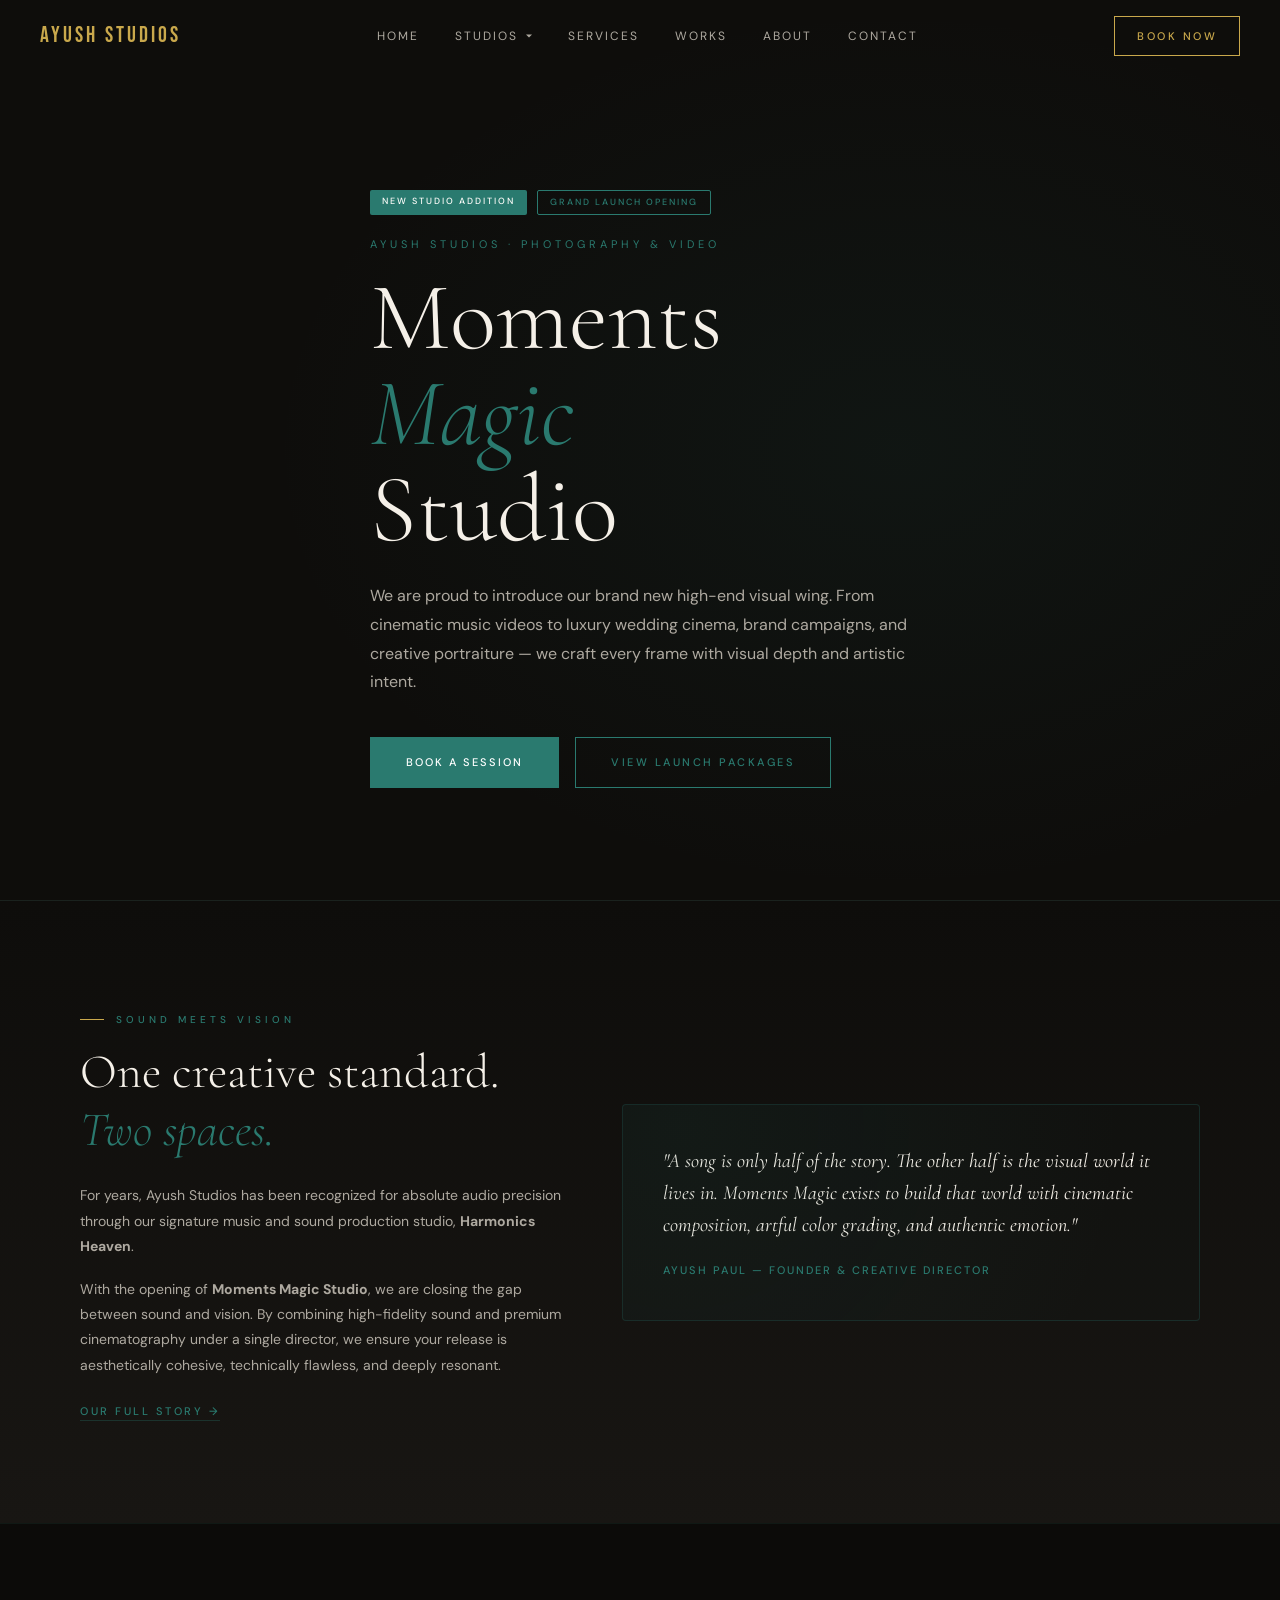
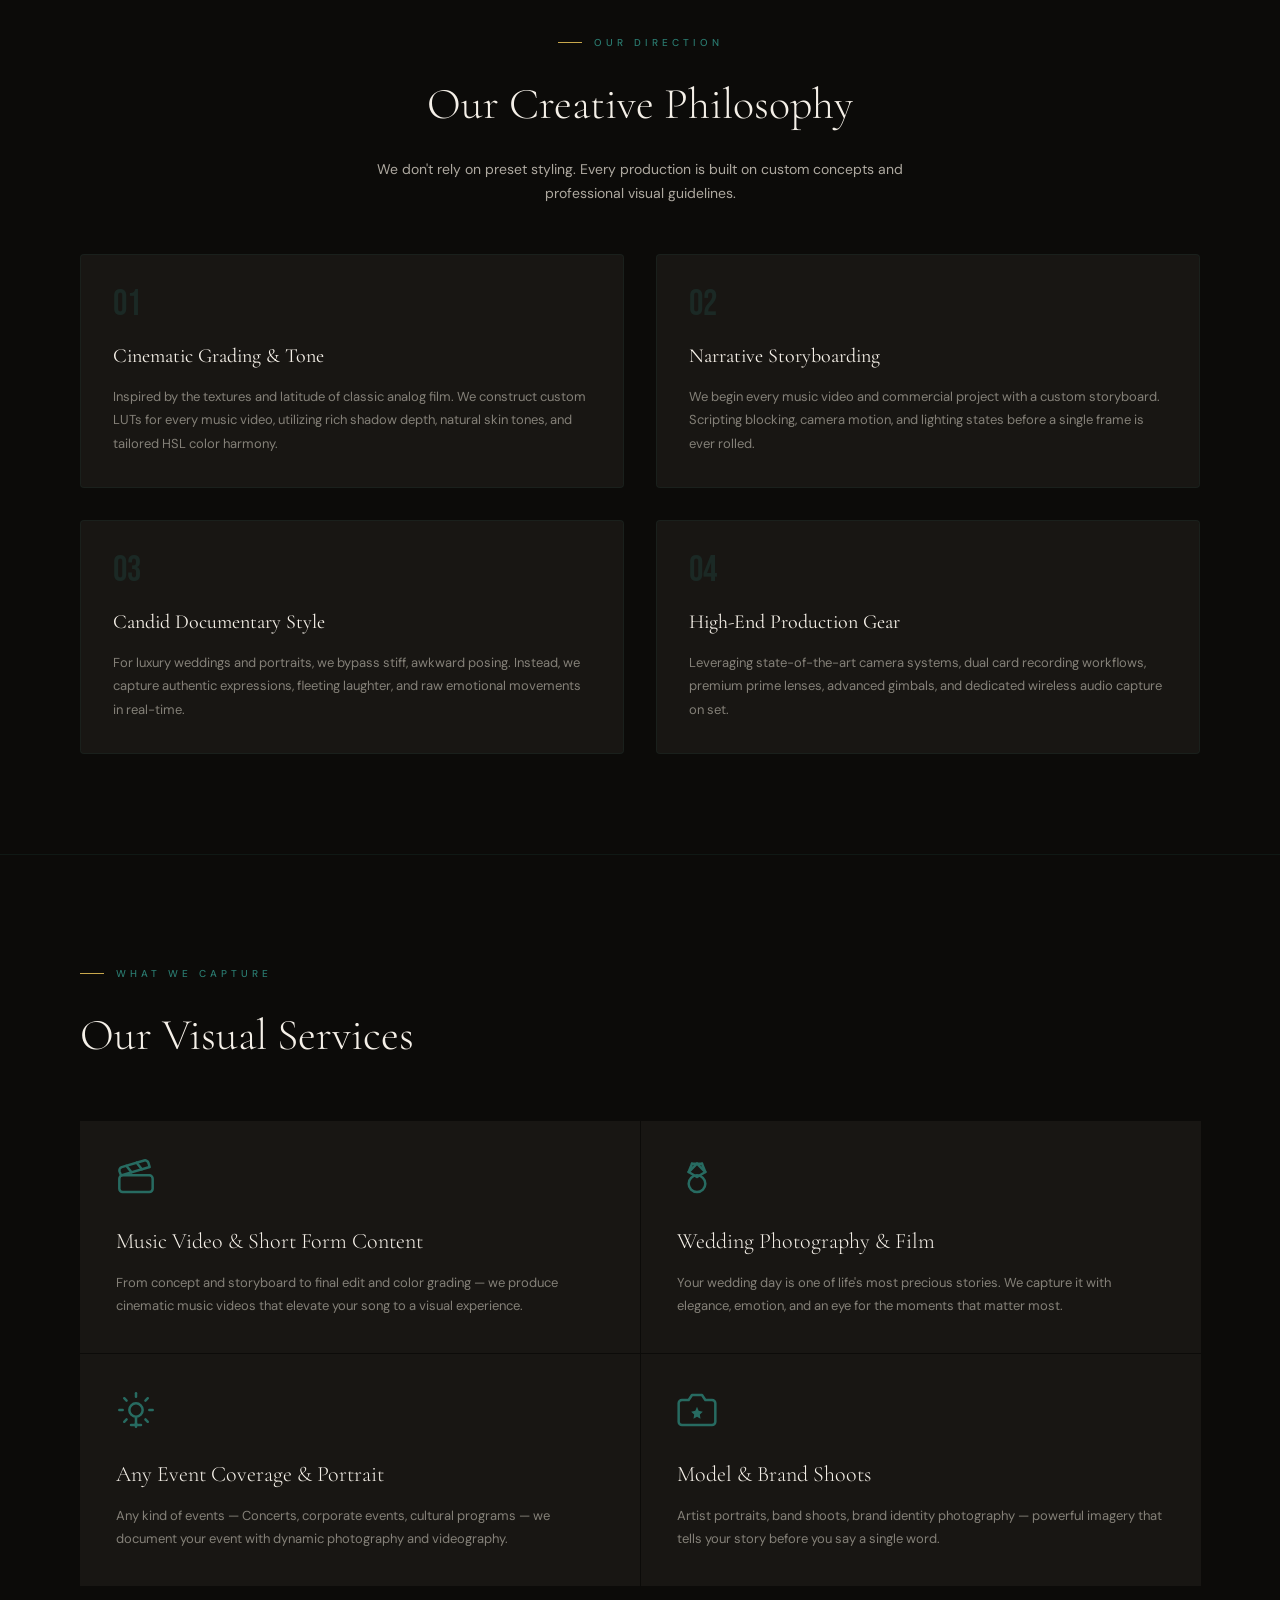
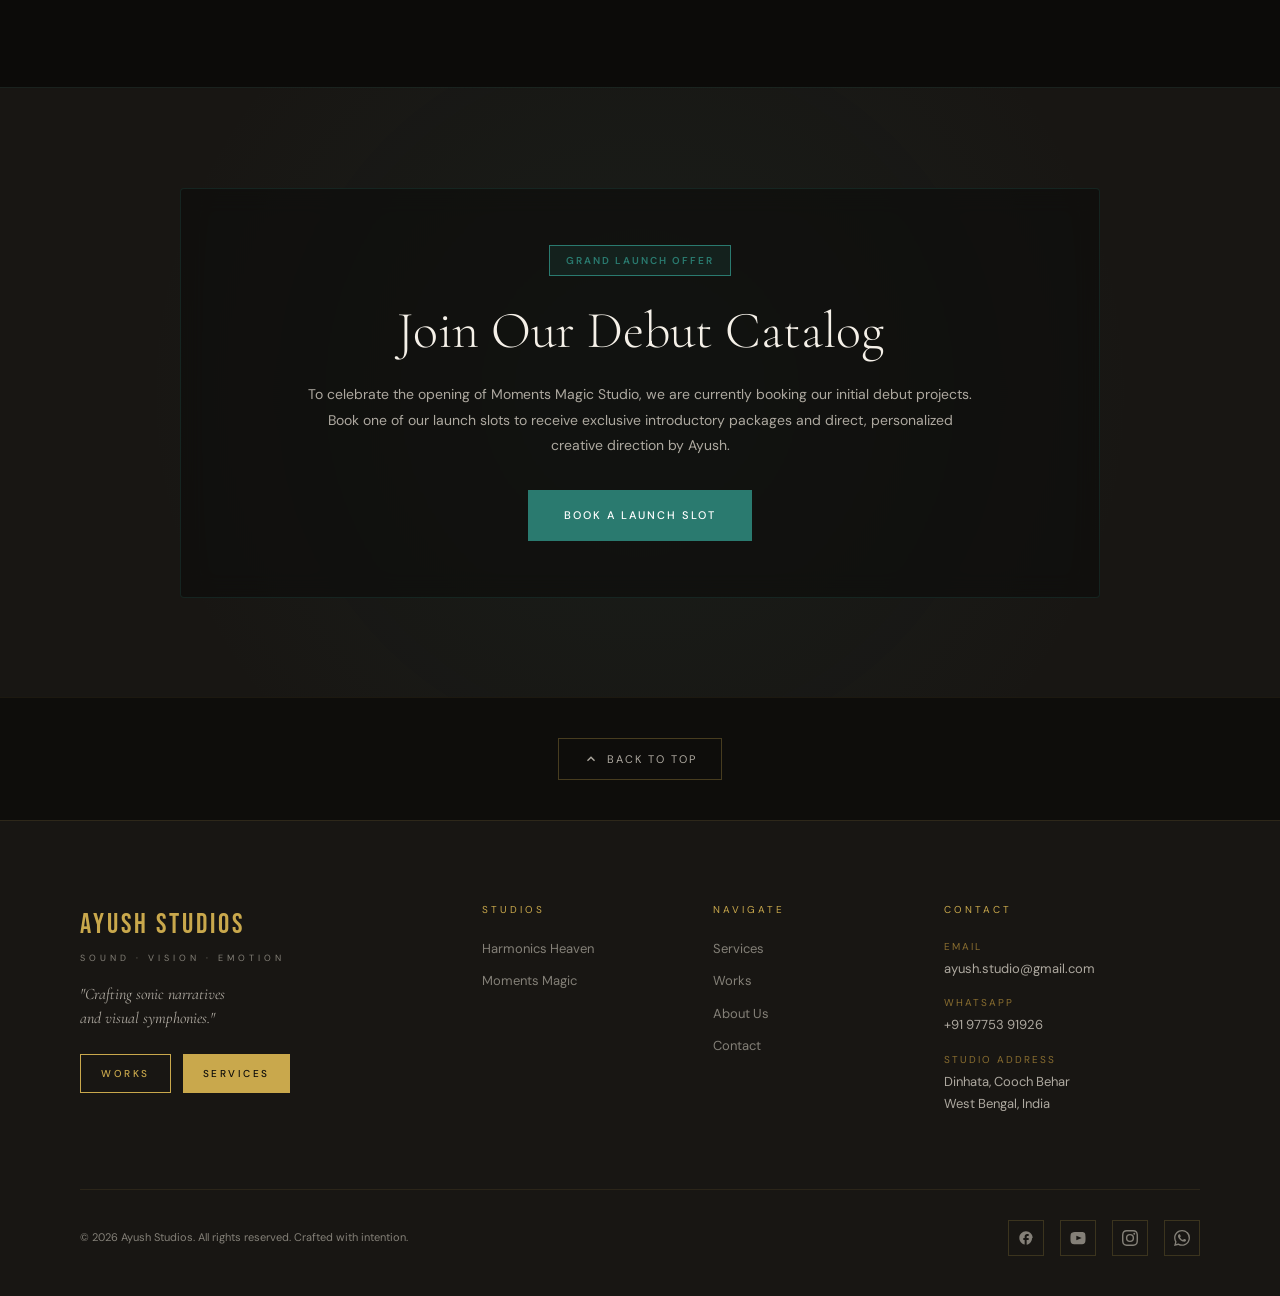
<file: pages/moments.html>
<!DOCTYPE html>
<html lang="en">

<head>
  <meta charset="UTF-8">
  <meta name="viewport" content="width=device-width, initial-scale=1.0">
  <title>Moments Magic Studio — Photography & Videography | Ayush Studios</title>
  <meta name="description"
    content="Moments Magic Studio — professional music video production, wedding photography, event coverage and brand shoots in Cooch Behar, West Bengal. Part of Ayush Studios.">
  <link rel="stylesheet" href="../css/style.css">
  <style>
    .brand-hero {
      min-height: 100vh;
      display: flex;
      align-items: center;
      padding-top: var(--nav-h);
      position: relative;
      overflow: hidden;
    }

    .brand-hero-bg {
      position: absolute;
      inset: 0;
      background: radial-gradient(ellipse 70% 70% at 70% 50%, rgba(42, 122, 111, 0.08) 0%, transparent 70%), var(--ink);
    }

    .brand-hero-content {
      position: relative;
      z-index: 1;
      max-width: 700px;
    }

    .brand-hero-subtitle {
      font-size: 11px;
      letter-spacing: 4px;
      text-transform: uppercase;
      color: var(--teal-accent);
      margin-bottom: 16px;
    }

    .brand-hero-title {
      font-family: var(--font-display);
      font-size: clamp(48px, 8vw, 96px);
      font-weight: 300;
      line-height: 1;
      color: var(--cream);
      margin-bottom: 24px;
    }

    .brand-hero-title em {
      font-style: italic;
      color: var(--teal-accent);
    }

    .brand-hero-desc {
      font-size: 16px;
      color: var(--muted-light);
      line-height: 1.8;
      max-width: 540px;
      margin-bottom: 40px;
    }

    /* New badges */
    .new-badge-container {
      display: inline-flex;
      gap: 10px;
      margin-bottom: 20px;
      flex-wrap: wrap;
    }

    .new-badge {
      font-size: 9px;
      letter-spacing: 2px;
      text-transform: uppercase;
      color: var(--white);
      background: var(--teal-accent);
      padding: 4px 12px;
      font-weight: 500;
      border-radius: 2px;
    }

    .status-badge {
      font-size: 9px;
      letter-spacing: 2px;
      text-transform: uppercase;
      color: var(--teal-accent);
      border: 0.5px solid var(--teal-accent);
      padding: 4px 12px;
      font-weight: 500;
      border-radius: 2px;
    }

    /* Services list */
    .services-list {
      padding: var(--section-pad) 0;
      border-top: 0.5px solid rgba(42, 122, 111, 0.12);
    }

    .services-list-grid {
      display: grid;
      grid-template-columns: 1fr 1fr;
      gap: 1px;
    }

    @media (max-width: 640px) {
      .services-list-grid {
        grid-template-columns: 1fr;
      }
    }

    .service-item {
      padding: 36px;
      background: var(--ink-2);
      transition: var(--transition);
    }

    .service-item:hover {
      background: #13201e;
    }

    .service-item-title {
      font-family: var(--font-display);
      font-size: 22px;
      font-weight: 300;
      color: var(--cream);
      margin-bottom: 10px;
    }

    .service-item-icon {
      width: 40px;
      height: 40px;
      margin-bottom: 18px;
      color: var(--teal-accent);
      opacity: 0.85;
      transition: opacity var(--transition);
    }

    .service-item:hover .service-item-icon {
      opacity: 1;
    }

    .service-item-desc {
      font-size: 13px;
      color: var(--muted);
      line-height: 1.8;
    }

    /* Synergy Section */
    .synergy-section {
      padding: var(--section-pad) 0;
      background: linear-gradient(to bottom, var(--ink), var(--ink-2));
      border-top: 0.5px solid rgba(42, 122, 111, 0.12);
    }

    .synergy-grid {
      display: grid;
      grid-template-columns: 1fr 1.2fr;
      gap: 60px;
      align-items: center;
    }

    @media (max-width: 768px) {
      .synergy-grid {
        grid-template-columns: 1fr;
        gap: 40px;
      }
    }

    .synergy-content h2 {
      font-family: var(--font-display);
      font-size: clamp(32px, 5vw, 48px);
      font-weight: 300;
      color: var(--cream);
      margin-bottom: 24px;
      line-height: 1.2;
    }

    .synergy-content h2 em {
      font-style: italic;
      color: var(--teal-accent);
    }

    .synergy-content p {
      font-size: 14px;
      color: var(--muted-light);
      line-height: 1.8;
      margin-bottom: 18px;
    }

    .synergy-visual {
      border: 0.5px solid rgba(42, 122, 111, 0.25);
      background: rgba(42, 122, 111, 0.02);
      padding: 40px;
      position: relative;
      overflow: hidden;
      border-radius: 4px;
    }

    .synergy-visual::before {
      content: '';
      position: absolute;
      inset: 0;
      background: radial-gradient(circle at 10% 10%, rgba(42, 122, 111, 0.08) 0%, transparent 80%);
      pointer-events: none;
    }

    .synergy-quote {
      font-family: var(--font-display);
      font-size: 20px;
      font-style: italic;
      color: var(--cream);
      line-height: 1.6;
      margin-bottom: 20px;
    }

    .synergy-author {
      font-size: 11px;
      letter-spacing: 2px;
      text-transform: uppercase;
      color: var(--teal-accent);
      font-weight: 500;
    }

    /* Pillars Section */
    .pillars-section {
      padding: var(--section-pad) 0;
      border-top: 0.5px solid rgba(42, 122, 111, 0.12);
    }

    .pillars-grid {
      display: grid;
      grid-template-columns: repeat(2, 1fr);
      gap: 32px;
      margin-top: 48px;
    }

    @media (max-width: 768px) {
      .pillars-grid {
        grid-template-columns: 1fr;
        gap: 24px;
      }
    }

    .pillar-card {
      padding: 32px;
      background: var(--ink-2);
      border: 0.5px solid rgba(42, 122, 111, 0.1);
      border-radius: 4px;
      transition: var(--transition);
    }

    .pillar-card:hover {
      border-color: var(--teal-accent);
      transform: translateY(-2px);
      box-shadow: 0 10px 30px rgba(42, 122, 111, 0.05);
    }

    .pillar-num {
      font-family: var(--font-caps);
      font-size: 36px;
      color: rgba(42, 122, 111, 0.2);
      line-height: 1;
      margin-bottom: 16px;
    }

    .pillar-title {
      font-family: var(--font-display);
      font-size: 20px;
      color: var(--cream);
      margin-bottom: 12px;
      font-weight: 400;
    }

    .pillar-desc {
      font-size: 13px;
      color: var(--muted);
      line-height: 1.8;
    }

    /* Launch CTA Section */
    .launch-cta {
      padding: 100px 0;
      background: radial-gradient(circle at 50% 50%, rgba(42, 122, 111, 0.08) 0%, transparent 70%), var(--ink-2);
      border-top: 0.5px solid rgba(42, 122, 111, 0.12);
      text-align: center;
    }

    .launch-cta-box {
      max-width: 920px;
      margin: 0 auto;
      padding: 56px 48px;
      border: 0.5px solid rgba(42, 122, 111, 0.2);
      background: rgba(13, 12, 10, 0.6);
      backdrop-filter: blur(12px);
      border-radius: 4px;
    }

    @media (max-width: 640px) {
      .launch-cta-box {
        padding: 24px;
      }
    }

    .launch-cta h2 {
      font-family: var(--font-display);
      font-size: clamp(32px, 5vw, 52px);
      font-weight: 300;
      color: var(--cream);
      margin-bottom: 20px;
      line-height: 1.2;
    }

    .launch-cta h2 em {
      font-style: italic;
      color: var(--teal-accent);
    }

    .launch-cta p {
      font-size: 14px;
      color: var(--muted-light);
      margin-bottom: 32px;
      line-height: 1.8;
      max-width: 680px;
      margin-left: auto;
      margin-right: auto;
    }

    .launch-offer-badge {
      display: inline-block;
      font-size: 10px;
      letter-spacing: 2px;
      text-transform: uppercase;
      background: rgba(42, 122, 111, 0.15);
      color: var(--teal-accent);
      border: 0.5px solid var(--teal-accent);
      padding: 6px 16px;
      margin-bottom: 24px;
      font-weight: 600;
    }
  </style>
</head>

<body>
  <div id="nav-placeholder"></div>

  <section class="brand-hero">
    <div class="brand-hero-bg"></div>
    <div class="container">
      <div class="brand-hero-content">
        <div class="new-badge-container reveal">
          <span class="new-badge">New Studio Addition</span>
          <span class="status-badge">Grand Launch Opening</span>
        </div>
        <div class="brand-hero-subtitle reveal">Ayush Studios · Photography & Video</div>
        <h1 class="brand-hero-title reveal">Moments<br><em>Magic</em><br>Studio</h1>
        <p class="brand-hero-desc reveal">We are proud to introduce our brand new high-end visual wing. From cinematic
          music videos to luxury wedding cinema, brand campaigns, and creative portraiture — we craft every frame with
          visual depth and artistic intent.</p>
        <div class="reveal" style="display:flex;gap:16px;flex-wrap:wrap;">
          <a href="../services.html" class="btn"
            style="padding:16px 36px;background:var(--teal-accent);color:white;font-size:11px;letter-spacing:2px;text-transform:uppercase;">Book
            a Session</a>
          <a href="../services.html#video" class="btn btn-outline"
            style="border-color:var(--teal-accent);color:var(--teal-accent);">View Launch Packages</a>
        </div>
      </div>
    </div>
  </section>

  <!-- SYNERGY SECTION -->
  <section class="synergy-section">
    <div class="container">
      <div class="synergy-grid">
        <div class="synergy-content reveal">
          <div class="section-label" style="color:var(--teal-accent);">Sound meets Vision</div>
          <h2>One creative standard.<br><em>Two spaces.</em></h2>
          <p>For years, Ayush Studios has been recognized for absolute audio precision through our signature music and
            sound production studio, <strong>Harmonics Heaven</strong>.</p>
          <p>With the opening of <strong>Moments Magic Studio</strong>, we are closing the gap between sound and vision.
            By combining high-fidelity sound and premium cinematography under a single director, we ensure your release
            is aesthetically cohesive, technically flawless, and deeply resonant.</p>
          <a href="../about.html" class="btn btn-ghost"
            style="color:var(--teal-accent); border-bottom-color:rgba(42,122,111,0.3);">Our Full Story →</a>
        </div>
        <div class="synergy-visual reveal reveal-delay-1">
          <p class="synergy-quote">"A song is only half of the story. The other half is the visual world it lives in.
            Moments Magic exists to build that world with cinematic composition, artful color grading, and authentic
            emotion."</p>
          <div class="synergy-author">Ayush Paul — Founder & Creative Director</div>
        </div>
      </div>
    </div>
  </section>

  <!-- PILLARS SECTION -->
  <section class="pillars-section">
    <div class="container">
      <div class="reveal" style="text-align:center; max-width:600px; margin:0 auto 48px;">
        <div class="section-label" style="color:var(--teal-accent); justify-content:center;">Our Direction</div>
        <h2 style="font-family:var(--font-display);font-size:clamp(28px,4vw,44px);font-weight:300;color:var(--cream);">
          Our Creative Philosophy</h2>
        <p style="font-size:14px; color:var(--muted-light); margin-top:16px;">We don't rely on preset styling. Every
          production is built on custom concepts and professional visual guidelines.</p>
      </div>
      <div class="pillars-grid">
        <div class="pillar-card reveal">
          <div class="pillar-num">01</div>
          <h3 class="pillar-title">Cinematic Grading & Tone</h3>
          <p class="pillar-desc">Inspired by the textures and latitude of classic analog film. We construct custom LUTs
            for every music video, utilizing rich shadow depth, natural skin tones, and tailored HSL color harmony.</p>
        </div>
        <div class="pillar-card reveal reveal-delay-1">
          <div class="pillar-num">02</div>
          <h3 class="pillar-title">Narrative Storyboarding</h3>
          <p class="pillar-desc">We begin every music video and commercial project with a custom storyboard. Scripting
            blocking, camera motion, and lighting states before a single frame is ever rolled.</p>
        </div>
        <div class="pillar-card reveal">
          <div class="pillar-num">03</div>
          <h3 class="pillar-title">Candid Documentary Style</h3>
          <p class="pillar-desc">For luxury weddings and portraits, we bypass stiff, awkward posing. Instead, we capture
            authentic expressions, fleeting laughter, and raw emotional movements in real-time.</p>
        </div>
        <div class="pillar-card reveal reveal-delay-1">
          <div class="pillar-num">04</div>
          <h3 class="pillar-title">High-End Production Gear</h3>
          <p class="pillar-desc">Leveraging state-of-the-art camera systems, dual card recording workflows, premium
            prime lenses, advanced gimbals, and dedicated wireless audio capture on set.</p>
        </div>
      </div>
    </div>
  </section>

  <section class="services-list">
    <div class="container">
      <div class="reveal" style="margin-bottom:48px;">
        <div class="section-label" style="color:var(--teal-accent);">What We Capture</div>
        <h2 style="font-family:var(--font-display);font-size:clamp(28px,4vw,44px);font-weight:300;color:var(--cream);">
          Our Visual Services</h2>
      </div>
      <div class="services-list-grid">
        <div class="service-item reveal">
          <!-- Clapperboard icon for Music Video -->
          <svg class="service-item-icon" viewBox="0 0 24 24" fill="none" stroke="currentColor" stroke-width="1.5"
            stroke-linecap="round" stroke-linejoin="round">
            <path d="M20.2 6L3 11l-.9-2.4c-.3-1.1.3-2.2 1.3-2.5l13.5-4c1-.3 2.2.3 2.5 1.3z" />
            <path d="M6.2 5.3l3.1 3.9" />
            <path d="M12.4 3.4l3.1 3.9" />
            <rect x="2" y="11" width="20" height="10" rx="2" />
          </svg>
          <h3 class="service-item-title">Music Video &amp; Short Form Content</h3>
          <p class="service-item-desc">From concept and storyboard to final edit and color grading — we produce
            cinematic music videos that elevate your song to a visual experience.</p>
        </div>
        <div class="service-item reveal reveal-delay-1">
          <!-- Diamond ring icon for Wedding Photography -->
          <svg class="service-item-icon" viewBox="0 0 24 24" fill="none" stroke="currentColor" stroke-width="1.5"
            stroke-linecap="round" stroke-linejoin="round">
            <!-- Ring band -->
            <circle cx="12" cy="16" r="5" />
            <!-- Diamond gem top -->
            <polygon points="12,4 7,9 12,12 17,9" stroke-linejoin="round" />
            <!-- Diamond facet lines -->
            <line x1="9" y1="4" x2="7" y2="9" />
            <line x1="15" y1="4" x2="17" y2="9" />
            <line x1="9" y1="4" x2="12" y2="4" />
            <line x1="15" y1="4" x2="12" y2="4" />
          </svg>
          <h3 class="service-item-title">Wedding Photography &amp; Film</h3>
          <p class="service-item-desc">Your wedding day is one of life's most precious stories. We capture it with
            elegance, emotion, and an eye for the moments that matter most.</p>
        </div>
        <div class="service-item reveal">
          <!-- Spotlight / event icon for Event Coverage -->
          <svg class="service-item-icon" viewBox="0 0 24 24" fill="none" stroke="currentColor" stroke-width="1.5"
            stroke-linecap="round" stroke-linejoin="round">
            <path d="M12 2v2" />
            <path d="M12 20v2" />
            <path d="M4.93 4.93l1.41 1.41" />
            <path d="M17.66 17.66l1.41 1.41" />
            <path d="M2 12h2" />
            <path d="M20 12h2" />
            <path d="M6.34 17.66l-1.41 1.41" />
            <path d="M19.07 4.93l-1.41 1.41" />
            <circle cx="12" cy="12" r="4" />
            <path d="M9 21h6" />
            <path d="M12 17v4" />
          </svg>
          <h3 class="service-item-title">Any Event Coverage &amp; Portrait</h3>
          <p class="service-item-desc">Any kind of events — Concerts, corporate events, cultural programs — we document
            your event with
            dynamic photography and videography.</p>
        </div>
        <div class="service-item reveal reveal-delay-1">
          <!-- Camera with star / fashion icon for Model & Brand Shoots -->
          <svg class="service-item-icon" viewBox="0 0 24 24" fill="none" stroke="currentColor" stroke-width="1.5"
            stroke-linecap="round" stroke-linejoin="round">
            <path d="M23 19a2 2 0 0 1-2 2H3a2 2 0 0 1-2-2V8a2 2 0 0 1 2-2h4l2-3h6l2 3h4a2 2 0 0 1 2 2z" />
            <path d="M12 10l1 2.5 2.5.5-1.8 1.7.4 2.5L12 16l-2.1 1.2.4-2.5L8.5 13l2.5-.5z" fill="currentColor"
              stroke="none" />
          </svg>
          <h3 class="service-item-title">Model &amp; Brand Shoots</h3>
          <p class="service-item-desc">Artist portraits, band shoots, brand identity photography — powerful imagery that
            tells your story before you say a single word.</p>
        </div>
      </div>
    </div>
  </section>

  <!-- GRAND LAUNCH CTA SECTION -->
  <section class="launch-cta">
    <div class="container">
      <div class="launch-cta-box reveal">
        <div class="launch-offer-badge">Grand Launch Offer</div>
        <h2>Join Our Debut Catalog</h2>
        <p>To celebrate the opening of Moments Magic Studio, we are currently booking our initial debut projects. Book
          one of our launch slots to receive exclusive introductory packages and direct, personalized creative direction
          by Ayush.</p>
        <a href="../services.html" class="btn"
          style="padding:16px 36px;background:var(--teal-accent);color:white;font-size:11px;letter-spacing:2px;text-transform:uppercase;">Book
          a Launch Slot</a>
      </div>
    </div>
  </section>

  <div id="footer-placeholder"></div>
  <script src="../js/components.js"></script>
  <script src="../js/main.js"></script>
</body>

</html>
</file>
<file: css/style.css>
@import url('https://fonts.googleapis.com/css2?family=Cormorant+Garamond:ital,wght@0,300;0,400;0,500;0,600;1,300;1,400&family=DM+Sans:wght@300;400;500&family=Bebas+Neue&display=swap');

:root {
  --gold: #C9A84C;
  --gold-light: #E8C97A;
  --gold-dim: #8A6E30;
  --gold-glow: rgba(201, 168, 76, 0.14);
  --cream: #F5F0E8;
  --cream-dark: #EDE6D6;
  --ink: #0E0D0B;
  --ink-2: #181613;
  --ink-3: #24221C;
  --ink-alt: #13120F;
  --ink-card: rgba(26, 24, 20, 0.88);
  --muted: #848078;
  --muted-light: #AEA9A0;
  --white: #FDFCF9;
  --red-accent: #C0392B;
  --teal-accent: #2A7A6F;
  --teal-glow: rgba(42, 122, 111, 0.15);
  --purple-accent: #5B4A8A;

  --font-display: 'Cormorant Garamond', Georgia, serif;
  --font-body: 'DM Sans', sans-serif;
  --font-caps: 'Bebas Neue', sans-serif;

  --nav-h: 72px;
  --max-w: 1200px;
  --section-pad: 100px;
  --transition: 0.35s cubic-bezier(0.4, 0, 0.2, 1);
}

*,
*::before,
*::after {
  box-sizing: border-box;
  margin: 0;
  padding: 0;
}

html {
  scroll-behavior: smooth;
  font-size: 16px;
}

body {
  font-family: var(--font-body);
  background-color: #0c0b09;
  background-image:
    radial-gradient(ellipse 90% 55% at 50% -15%, rgba(201, 168, 76, 0.08) 0%, transparent 65%),
    radial-gradient(circle 750px at 90% 25%, rgba(42, 122, 111, 0.06) 0%, transparent 60%),
    radial-gradient(circle 800px at 8% 65%, rgba(201, 168, 76, 0.05) 0%, transparent 60%),
    radial-gradient(ellipse 85% 50% at 65% 95%, rgba(42, 122, 111, 0.06) 0%, transparent 65%);
  background-attachment: fixed;
  color: var(--cream);
  line-height: 1.7;
  overflow-x: hidden;
  -webkit-font-smoothing: antialiased;
}

/* ── SCROLLBAR ── */
::-webkit-scrollbar {
  width: 6px;
}

::-webkit-scrollbar-track {
  background: var(--ink-2);
}

::-webkit-scrollbar-thumb {
  background: var(--gold-dim);
  border-radius: 3px;
}

/* ── SELECTION ── */
::selection {
  background: var(--gold);
  color: var(--ink);
}

/* ── LINKS ── */
a {
  color: inherit;
  text-decoration: none;
}

/* ── IMAGES ── */
img {
  max-width: 100%;
  display: block;
}

/* ── CONTAINER ── */
.container {
  max-width: var(--max-w);
  margin: 0 auto;
  padding: 0 40px;
}

@media (max-width: 768px) {
  .container {
    padding: 0 20px;
  }
}

/* ══════════════════════════════════════════
   NAVIGATION
══════════════════════════════════════════ */
.nav {
  position: fixed;
  top: 0;
  left: 0;
  right: 0;
  z-index: 1000;
  height: var(--nav-h);
  display: flex;
  align-items: center;
  padding: 0 40px;
  transition: background var(--transition), backdrop-filter var(--transition);
}

.nav.scrolled {
  background: rgba(13, 12, 10, 0.60);
  backdrop-filter: blur(10px);
  -webkit-backdrop-filter: blur(16px);
  border-bottom: 0.5px solid rgba(201, 168, 76, 0.15);
}

.nav-inner {
  display: flex;
  align-items: center;
  justify-content: space-between;
  width: 100%;
}

.nav-logo {
  display: flex;
  flex-direction: column;
  gap: 0;
}

.nav-logo-main {
  font-family: var(--font-caps);
  font-size: 22px;
  letter-spacing: 3px;
  color: var(--gold);
  line-height: 1;
}

.nav-logo-sub {
  font-family: var(--font-body);
  font-size: 9px;
  letter-spacing: 4px;
  color: var(--muted-light);
  text-transform: uppercase;
  line-height: 1;
}

.nav-links {
  display: flex;
  align-items: center;
  gap: 36px;
}

.nav-links a {
  font-size: 12px;
  letter-spacing: 2px;
  text-transform: uppercase;
  color: var(--muted-light);
  font-weight: 400;
  transition: color var(--transition);
  position: relative;
}

.nav-links a::after {
  content: '';
  position: absolute;
  bottom: -3px;
  left: 0;
  right: 0;
  height: 0.5px;
  background: var(--gold);
  transform: scaleX(0);
  transform-origin: left;
  transition: transform var(--transition);
}

.nav-links a:hover {
  color: var(--cream);
}

.nav-links a:hover::after {
  transform: scaleX(1);
}

.nav-links a.active {
  color: var(--gold);
}

.nav-links a.active::after {
  transform: scaleX(1);
}

.nav-cta {
  font-size: 11px;
  letter-spacing: 2px;
  text-transform: uppercase;
  padding: 10px 22px;
  border: 0.5px solid var(--gold);
  color: var(--gold);
  font-weight: 400;
  transition: background var(--transition), color var(--transition);
}

.nav-cta:hover {
  background: var(--gold);
  color: var(--ink);
}

/* Dropdown */
.nav-dropdown {
  position: relative;
  display: inline-flex;
  align-items: center;
}

.nav-dropdown>a {
  cursor: pointer;
  padding-right: 14px;
  display: inline-flex;
  align-items: center;
}

.nav-dropdown>a::before {
  content: '';
  position: absolute;
  right: 0;
  top: 50%;
  transform: translateY(-50%);
  border-left: 3px solid transparent;
  border-right: 3px solid transparent;
  border-top: 3.5px solid currentColor;
  transition: transform var(--transition);
}

.nav-dropdown:hover>a::before {
  transform: translateY(-50%) rotate(180deg);
}

.dropdown-menu {
  position: absolute;
  top: calc(100% + 16px);
  left: 50%;
  transform: translateX(-50%);
  background: var(--ink-2);
  border: 0.5px solid rgba(201, 168, 76, 0.2);
  min-width: 220px;
  padding: 8px 0;
  opacity: 0;
  pointer-events: none;
  transition: opacity var(--transition), transform var(--transition);
  transform: translateX(-50%) translateY(-8px);
}

.dropdown-menu::before {
  content: '';
  position: absolute;
  top: -18px;
  left: 0;
  right: 0;
  height: 18px;
  background: transparent;
}

.nav-dropdown:hover .dropdown-menu {
  opacity: 1;
  pointer-events: all;
  transform: translateX(-50%) translateY(0);
}

.dropdown-menu a {
  display: flex;
  align-items: center;
  gap: 10px;
  padding: 10px 20px;
  font-size: 12px;
  letter-spacing: 1px;
  text-transform: none;
  color: var(--muted-light);
  transition: background var(--transition), color var(--transition);
}

.dropdown-menu a:hover {
  background: rgba(201, 168, 76, 0.08);
  color: var(--cream);
}

.dropdown-menu a::after {
  display: none;
}

.dropdown-icon {
  font-size: 14px;
}

/* Hamburger */
.hamburger {
  display: none;
  flex-direction: column;
  gap: 5px;
  cursor: pointer;
  padding: 6px;
}

.hamburger span {
  width: 24px;
  height: 1px;
  background: var(--cream);
  transition: var(--transition);
  display: block;
}

.hamburger.open span:nth-child(1) {
  transform: rotate(45deg) translate(4px, 4px);
}

.hamburger.open span:nth-child(2) {
  opacity: 0;
}

.hamburger.open span:nth-child(3) {
  transform: rotate(-45deg) translate(4px, -4px);
}

.mobile-menu {
  display: none;
  position: fixed;
  top: var(--nav-h);
  left: 0;
  right: 0;
  bottom: 0;
  background: var(--ink);
  z-index: 999;
  padding: 40px;
  flex-direction: column;
  gap: 8px;
  opacity: 0;
  pointer-events: none;
  transition: opacity var(--transition);
}

.mobile-menu.open {
  opacity: 1;
  pointer-events: all;
}

.mobile-menu a {
  font-size: 28px;
  font-family: var(--font-display);
  color: var(--muted-light);
  padding: 12px 0;
  border-bottom: 0.5px solid rgba(201, 168, 76, 0.1);
  transition: color var(--transition);
}

.mobile-menu a:hover {
  color: var(--gold);
}

@media (max-width: 900px) {

  .nav-links,
  .nav-cta {
    display: none;
  }

  .hamburger {
    display: flex;
  }

  .mobile-menu {
    display: flex;
  }
}

/* ══════════════════════════════════════════
   SECTION LABELS
══════════════════════════════════════════ */
.section-label {
  display: inline-flex;
  align-items: center;
  gap: 12px;
  font-size: 10px;
  letter-spacing: 4px;
  text-transform: uppercase;
  color: var(--gold);
  margin-bottom: 16px;
  font-weight: 500;
}

.section-label::before {
  content: '';
  width: 24px;
  height: 0.5px;
  background: var(--gold);
}

/* ══════════════════════════════════════════
   BUTTONS
══════════════════════════════════════════ */
.btn {
  display: inline-flex;
  align-items: center;
  gap: 10px;
  font-size: 11px;
  letter-spacing: 2.5px;
  text-transform: uppercase;
  font-family: var(--font-body);
  font-weight: 500;
  cursor: pointer;
  transition: var(--transition);
}

.btn-gold {
  padding: 16px 36px;
  background: var(--gold);
  color: var(--ink);
}

.btn-gold:hover {
  background: var(--gold-light);
}

.btn-outline {
  padding: 15px 35px;
  border: 0.5px solid var(--gold);
  color: var(--gold);
}

.btn-outline:hover {
  background: rgba(201, 168, 76, 0.1);
}

.btn-ghost {
  padding: 0;
  color: var(--muted-light);
  border-bottom: 0.5px solid transparent;
}

.btn-ghost:hover {
  color: var(--cream);
  border-bottom-color: var(--gold);
}

.btn svg {
  width: 14px;
  height: 14px;
  flex-shrink: 0;
}

/* ══════════════════════════════════════════
   DIVIDERS
══════════════════════════════════════════ */
.divider {
  width: 100%;
  height: 0.5px;
  background: rgba(201, 168, 76, 0.15);
  margin: 0;
}

.divider-gold {
  background: var(--gold);
  width: 40px;
  height: 1px;
}

/* ══════════════════════════════════════════
   CARDS
══════════════════════════════════════════ */
.card {
  background: linear-gradient(145deg, rgba(28, 26, 22, 0.85) 0%, rgba(18, 17, 14, 0.95) 100%);
  backdrop-filter: blur(12px);
  -webkit-backdrop-filter: blur(12px);
  border: 0.5px solid rgba(201, 168, 76, 0.16);
  box-shadow: 0 10px 30px rgba(0, 0, 0, 0.4);
  transition: border-color var(--transition), transform var(--transition), box-shadow var(--transition);
}

.card:hover {
  border-color: rgba(201, 168, 76, 0.45);
  box-shadow: 0 18px 45px rgba(0, 0, 0, 0.6), 0 0 25px rgba(201, 168, 76, 0.08);
  transform: translateY(-3px);
}

/* ══════════════════════════════════════════
   STAT COUNTER
══════════════════════════════════════════ */
.stats-grid {
  display: grid;
  grid-template-columns: repeat(4, 1fr);
  gap: 12px;
}

@media (max-width: 640px) {
  .stats-grid {
    grid-template-columns: repeat(2, 1fr);
  }
}

.stat-item {
  padding: 40px 30px;
  text-align: center;
  background: linear-gradient(145deg, rgba(26, 24, 20, 0.85) 0%, rgba(18, 16, 13, 0.95) 100%);
  border: 0.5px solid rgba(201, 168, 76, 0.15);
  border-radius: 4px;
  box-shadow: 0 8px 24px rgba(0, 0, 0, 0.35);
  transition: border-color var(--transition), transform var(--transition);
}

.stat-item:hover {
  border-color: rgba(201, 168, 76, 0.4);
  transform: translateY(-2px);
}

.stat-number {
  font-family: var(--font-display);
  font-size: clamp(40px, 6vw, 64px);
  font-weight: 300;
  color: var(--gold);
  line-height: 1;
  font-style: italic;
}

.stat-label {
  font-size: 11px;
  letter-spacing: 2px;
  text-transform: uppercase;
  color: var(--muted);
  margin-top: 8px;
}

/* ══════════════════════════════════════════
   FOOTER
══════════════════════════════════════════ */
.footer {
  background: var(--ink-2);
  border-top: 0.5px solid rgba(201, 168, 76, 0.12);
  padding: 80px 0 40px;
}

.footer-grid {
  display: grid;
  grid-template-columns: 2fr 1fr 1fr 1.5fr;
  gap: 60px;
  margin-bottom: 60px;
}

@media (max-width: 900px) {
  .footer-grid {
    grid-template-columns: 1fr 1fr;
    gap: 40px;
  }
}

@media (max-width: 560px) {
  .footer-grid {
    grid-template-columns: 1fr;
  }
}

.footer-logo-main {
  font-family: var(--font-caps);
  font-size: 28px;
  letter-spacing: 3px;
  color: var(--gold);
}

.footer-logo-sub {
  font-size: 9px;
  letter-spacing: 4px;
  text-transform: uppercase;
  color: var(--muted);
  margin-top: 2px;
}

.footer-tagline {
  font-family: var(--font-display);
  font-size: 16px;
  color: var(--muted-light);
  margin-top: 16px;
  font-style: italic;
  line-height: 1.5;
}

.footer-col-title {
  font-size: 10px;
  letter-spacing: 3px;
  text-transform: uppercase;
  color: var(--gold);
  margin-bottom: 20px;
}

.footer-links {
  display: flex;
  flex-direction: column;
  gap: 10px;
}

.footer-links a {
  font-size: 13px;
  color: var(--muted);
  transition: color var(--transition);
}

.footer-links a:hover {
  color: var(--cream);
}

.footer-contact-item {
  display: flex;
  flex-direction: column;
  gap: 3px;
  margin-bottom: 14px;
}

.footer-contact-label {
  font-size: 10px;
  letter-spacing: 2px;
  text-transform: uppercase;
  color: var(--gold-dim);
}

.footer-contact-val {
  font-size: 13px;
  color: var(--muted-light);
}

.footer-bottom {
  display: flex;
  align-items: center;
  justify-content: space-between;
  padding-top: 30px;
  border-top: 0.5px solid rgba(201, 168, 76, 0.1);
}

.footer-copy {
  font-size: 11px;
  color: var(--muted);
}

.footer-socials {
  display: flex;
  gap: 16px;
}

.footer-socials a {
  width: 36px;
  height: 36px;
  border: 0.5px solid rgba(201, 168, 76, 0.2);
  display: flex;
  align-items: center;
  justify-content: center;
  color: var(--muted);
  font-size: 14px;
  transition: var(--transition);
}

.footer-socials a:hover {
  border-color: var(--gold);
  color: var(--gold);
}

/* ══════════════════════════════════════════
   PAGE HERO
══════════════════════════════════════════ */
.page-hero {
  padding: calc(var(--nav-h) + 80px) 0 80px;
  text-align: center;
}

.page-hero-title {
  font-family: var(--font-display);
  font-size: clamp(48px, 8vw, 96px);
  font-weight: 300;
  line-height: 1.05;
  color: var(--cream);
}

.page-hero-sub {
  font-size: 14px;
  color: var(--muted-light);
  max-width: 560px;
  margin: 20px auto 0;
  line-height: 1.8;
}

/* ══════════════════════════════════════════
   FADE-IN & SCROLL REVEAL ANIMATIONS
══════════════════════════════════════════ */
.reveal,
.auto-reveal {
  opacity: 0;
  transform: translateY(40px) scale(0.97);
  filter: blur(6px);
  transition:
    opacity 0.85s cubic-bezier(0.16, 1, 0.3, 1),
    transform 0.85s cubic-bezier(0.16, 1, 0.3, 1),
    filter 0.85s cubic-bezier(0.16, 1, 0.3, 1);
  will-change: opacity, transform, filter;
  transition-delay: var(--ar-delay, 0s);
}

.reveal.visible,
.auto-reveal.ar-visible {
  opacity: 1;
  transform: translateY(0) scale(1);
  filter: blur(0);
}

/* Directional Variations */
.reveal-left {
  transform: translateX(-45px) scale(0.97);
  filter: blur(6px);
}
.reveal-left.visible {
  transform: translateX(0) scale(1);
  filter: blur(0);
}

.reveal-right {
  transform: translateX(45px) scale(0.97);
  filter: blur(6px);
}
.reveal-right.visible {
  transform: translateX(0) scale(1);
  filter: blur(0);
}

.reveal-scale {
  transform: scale(0.9) translateY(30px);
  filter: blur(6px);
}
.reveal-scale.visible {
  transform: scale(1) translateY(0);
  filter: blur(0);
}

/* Stagger delay utilities */
.reveal-delay-1 { transition-delay: 0.1s; }
.reveal-delay-2 { transition-delay: 0.2s; }
.reveal-delay-3 { transition-delay: 0.3s; }
.reveal-delay-4 { transition-delay: 0.4s; }
.reveal-delay-5 { transition-delay: 0.5s; }
.reveal-delay-6 { transition-delay: 0.6s; }

/* ══════════════════════════════════════════
   BACK TO TOP
   ══════════════════════════════════════════ */
.back-to-top-container {
  display: flex;
  justify-content: center;
  padding: 40px 0;
  background: var(--ink);
  border-top: 0.5px solid rgba(201, 168, 76, 0.08);
}

.back-to-top-btn {
  display: inline-flex;
  align-items: center;
  gap: 8px;
  background: transparent;
  border: 0.5px solid rgba(201, 168, 76, 0.3);
  color: var(--muted-light);
  font-family: var(--font-body);
  font-size: 11px;
  letter-spacing: 2px;
  text-transform: uppercase;
  padding: 12px 24px;
  cursor: pointer;
  transition: var(--transition);
}

.back-to-top-btn:hover {
  border-color: var(--gold);
  color: var(--gold);
  background: rgba(109, 91, 42, 0.05);
  transform: translateY(-2px);
}

.back-to-top-btn svg {
  transition: transform var(--transition);
}

.back-to-top-btn:hover svg {
  transform: translateY(-2px);
}
</file>
